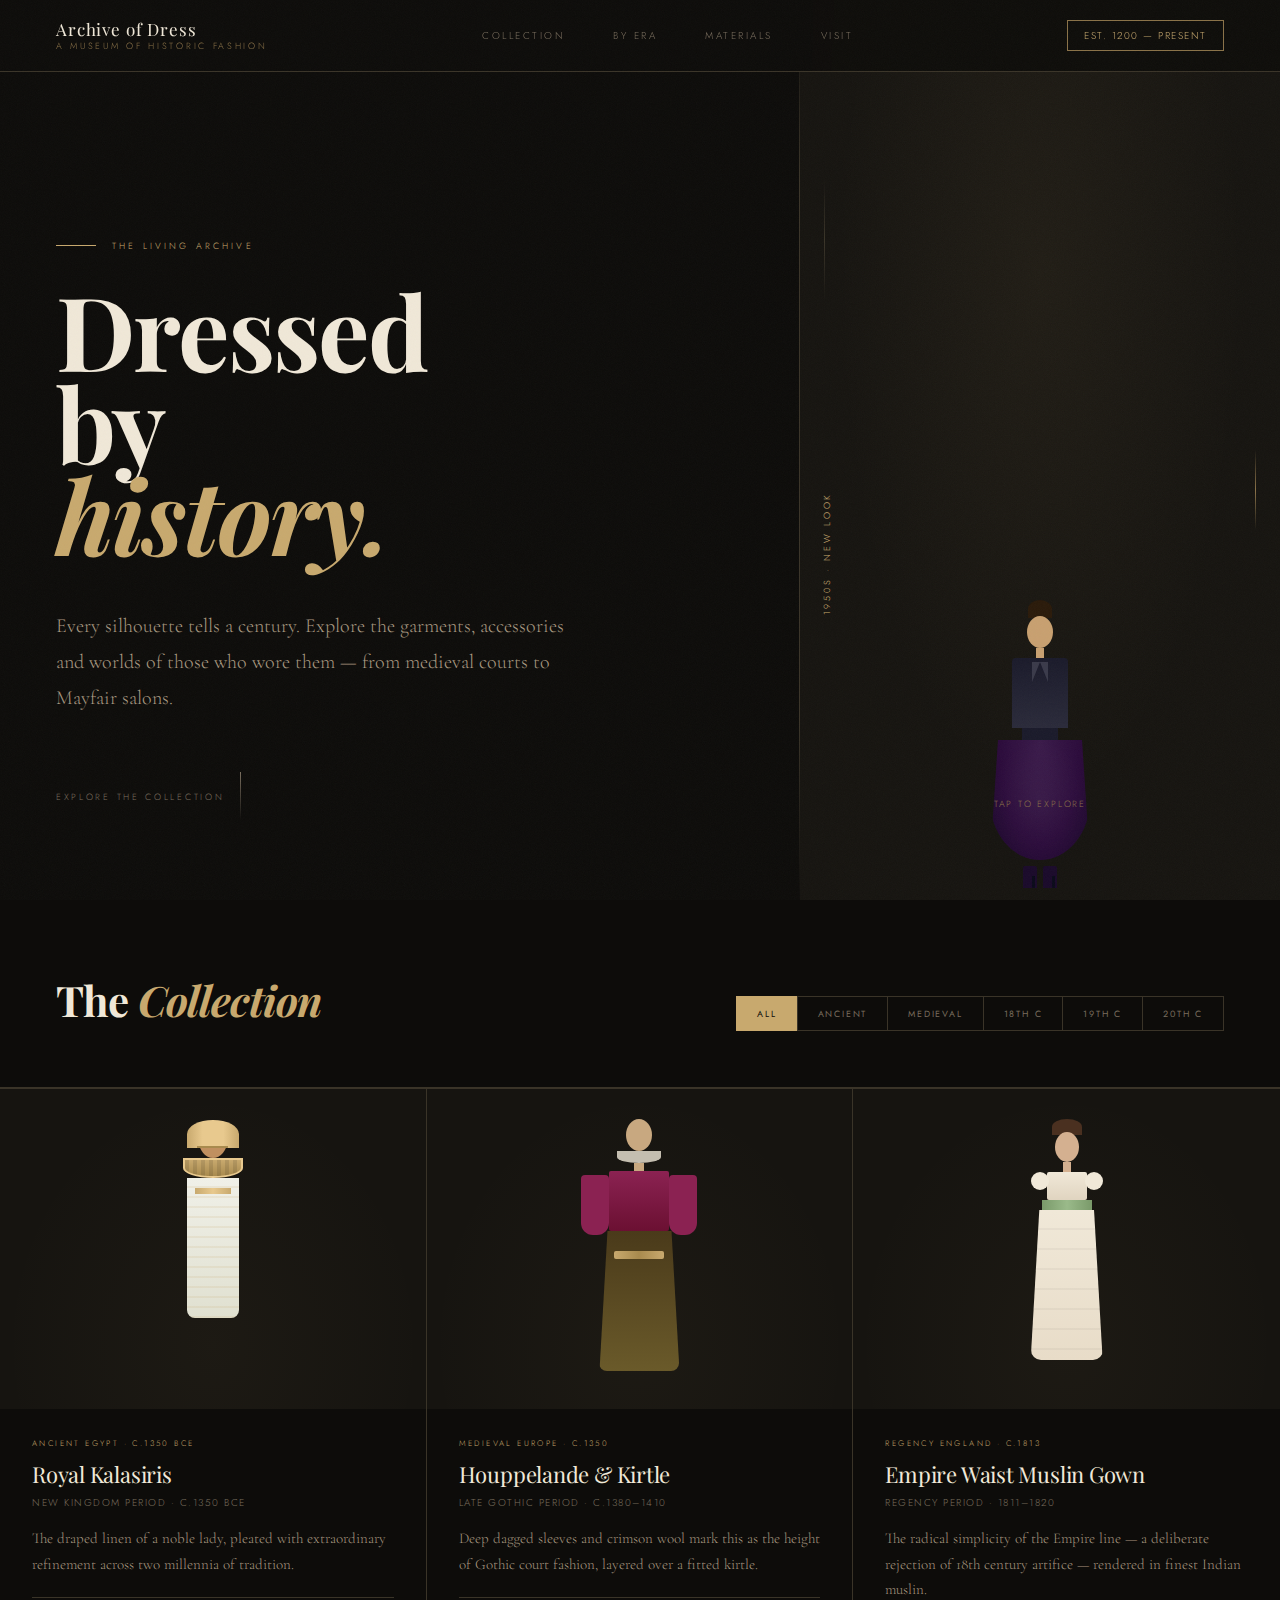
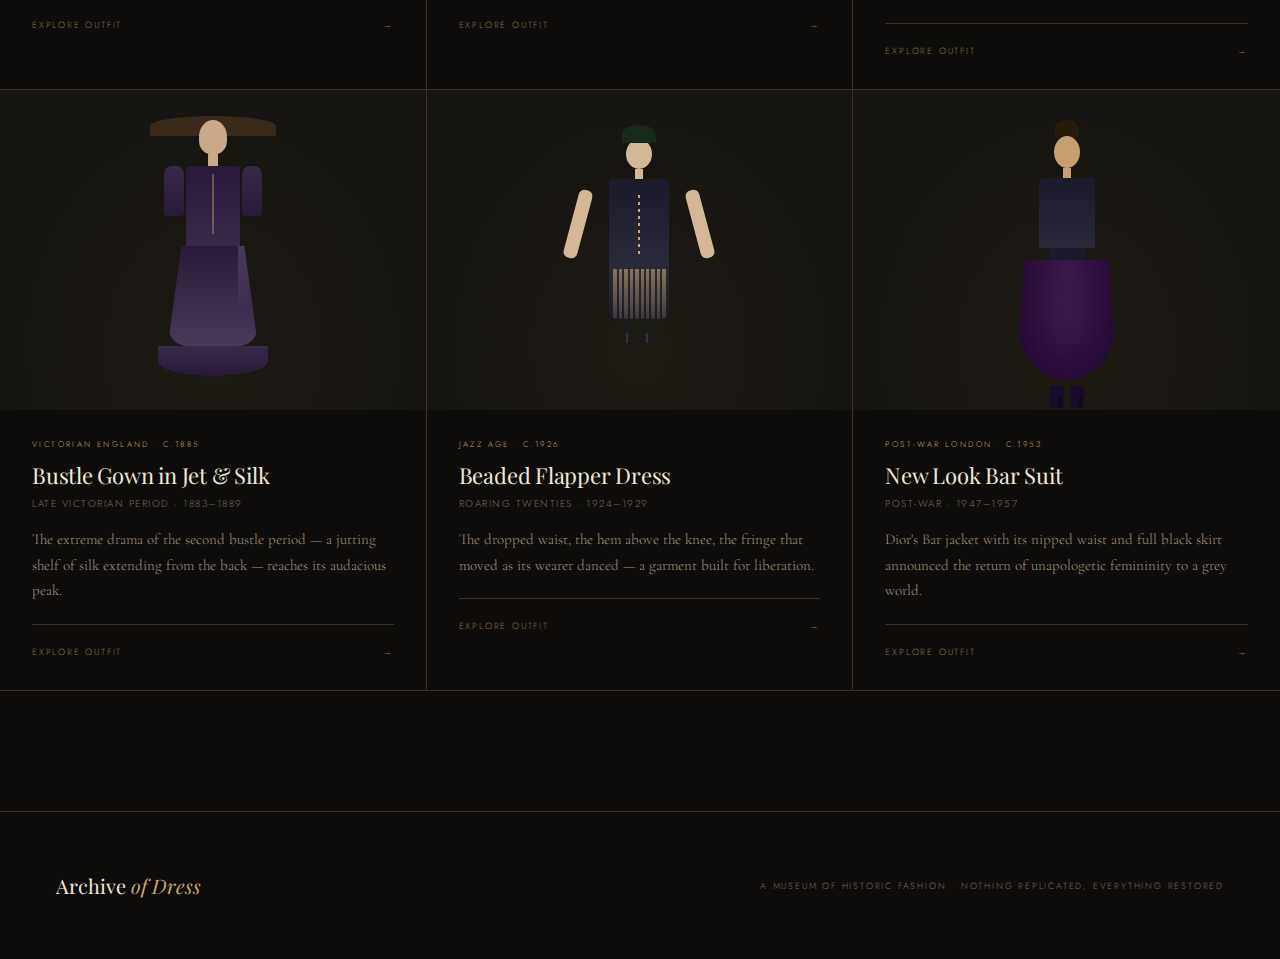
<file: archive-of-dress.html>
<!DOCTYPE html>
<html lang="en">
<head>
<meta charset="UTF-8">
<meta name="viewport" content="width=device-width, initial-scale=1.0">
<title>Archive of Dress</title>
<link href="https://fonts.googleapis.com/css2?family=Playfair+Display:ital,wght@0,400;0,700;1,400;1,700&family=Cormorant+Garamond:ital,wght@0,300;0,400;0,500;1,300;1,400&family=Jost:wght@200;300;400&display=swap" rel="stylesheet">
<style>
  :root {
    --ink: #0D0C0A;
    --deep: #161410;
    --surface: #1E1B17;
    --panel: #252118;
    --border: #3A3428;
    --gold: #C8A96E;
    --gold-dim: #8A7248;
    --cream: #F0E8D8;
    --cream-dim: #A89880;
    --text: #E8DEC8;
    --text-soft: #7A6E5E;
  }

  *, *::before, *::after { margin:0; padding:0; box-sizing:border-box; }

  html { scroll-behavior: smooth; }

  body {
    background: var(--ink);
    color: var(--text);
    font-family: 'Jost', sans-serif;
    font-weight: 300;
    cursor: default;
    overflow-x: hidden;
  }

  /* GRAIN OVERLAY */
  body::before {
    content: '';
    position: fixed;
    inset: 0;
    pointer-events: none;
    z-index: 999;
    opacity: 0.035;
    background-image: url("data:image/svg+xml,%3Csvg viewBox='0 0 256 256' xmlns='http://www.w3.org/2000/svg'%3E%3Cfilter id='noise'%3E%3CfeTurbulence type='fractalNoise' baseFrequency='0.9' numOctaves='4' stitchTiles='stitch'/%3E%3C/filter%3E%3Crect width='100%25' height='100%25' filter='url(%23noise)'/%3E%3C/svg%3E");
    background-size: 200px 200px;
  }

  /* NAV */
  nav {
    position: fixed;
    top: 0; left: 0; right: 0;
    z-index: 100;
    display: flex;
    align-items: center;
    justify-content: space-between;
    padding: 0 56px;
    height: 72px;
    border-bottom: 1px solid var(--border);
    background: rgba(13,12,10,0.9);
    backdrop-filter: blur(24px);
  }

  .nav-wordmark {
    display: flex;
    flex-direction: column;
    line-height: 1;
  }

  .nav-title {
    font-family: 'Playfair Display', serif;
    font-size: 17px;
    letter-spacing: 0.05em;
    color: var(--cream);
  }

  .nav-subtitle {
    font-size: 9px;
    letter-spacing: 0.3em;
    text-transform: uppercase;
    color: var(--gold-dim);
    margin-top: 3px;
  }

  .nav-links {
    display: flex;
    gap: 48px;
    list-style: none;
    font-size: 10px;
    letter-spacing: 0.25em;
    text-transform: uppercase;
    color: var(--text-soft);
  }
  .nav-links li { cursor: pointer; transition: color 0.2s; }
  .nav-links li:hover { color: var(--gold); }

  .nav-era-badge {
    font-size: 10px;
    letter-spacing: 0.15em;
    text-transform: uppercase;
    color: var(--gold);
    border: 1px solid var(--gold-dim);
    padding: 7px 16px;
  }

  /* HERO */
  .hero {
    min-height: 100vh;
    display: grid;
    grid-template-columns: 1fr 480px;
    position: relative;
    overflow: hidden;
  }

  .hero-left {
    display: flex;
    flex-direction: column;
    justify-content: flex-end;
    padding: 120px 56px 80px;
    position: relative;
  }

  .hero-left::after {
    content: '';
    position: absolute;
    right: 0; top: 0; bottom: 0;
    width: 1px;
    background: linear-gradient(to bottom, transparent, var(--border) 20%, var(--border) 80%, transparent);
  }

  .hero-overline {
    font-size: 9px;
    letter-spacing: 0.35em;
    text-transform: uppercase;
    color: var(--gold);
    margin-bottom: 32px;
    display: flex;
    align-items: center;
    gap: 16px;
  }

  .hero-overline::before {
    content: '';
    display: block;
    width: 40px;
    height: 1px;
    background: var(--gold);
  }

  .hero-title {
    font-family: 'Playfair Display', serif;
    font-size: clamp(60px, 8vw, 110px);
    line-height: 0.9;
    letter-spacing: -0.02em;
    color: var(--cream);
    margin-bottom: 48px;
  }

  .hero-title em {
    font-style: italic;
    color: var(--gold);
    display: block;
  }

  .hero-desc {
    font-family: 'Cormorant Garamond', serif;
    font-size: 20px;
    line-height: 1.8;
    color: var(--cream-dim);
    font-weight: 300;
    max-width: 520px;
    margin-bottom: 56px;
  }

  .hero-scroll-hint {
    font-size: 9px;
    letter-spacing: 0.3em;
    text-transform: uppercase;
    color: var(--text-soft);
    display: flex;
    align-items: center;
    gap: 16px;
  }

  .hero-scroll-hint::after {
    content: '';
    display: block;
    width: 1px;
    height: 48px;
    background: linear-gradient(to bottom, var(--text-soft), transparent);
  }

  /* HERO RIGHT - Model showcase */
  .hero-right {
    background: var(--deep);
    position: relative;
    display: flex;
    align-items: flex-end;
    justify-content: center;
    overflow: hidden;
    padding-bottom: 0;
  }

  .hero-right::before {
    content: '';
    position: absolute;
    inset: 0;
    background: radial-gradient(ellipse at 50% 30%, rgba(200,169,110,0.06) 0%, transparent 60%);
    pointer-events: none;
  }

  /* Featured model - CSS illustrated */
  .model-stage {
    position: relative;
    width: 100%;
    height: 100%;
    display: flex;
    align-items: flex-end;
    justify-content: center;
  }

  .model-figure {
    position: relative;
    width: 200px;
    height: 480px;
    margin-bottom: 0;
    cursor: pointer;
    transition: filter 0.4s;
  }

  .model-figure:hover { filter: brightness(1.1); }

  /* Elegant silhouette illustration */
  .model-silhouette {
    position: absolute;
    inset: 0;
  }

  /* Period label on model */
  .model-period-label {
    position: absolute;
    top: 72px;
    left: -120px;
    font-size: 9px;
    letter-spacing: 0.3em;
    text-transform: uppercase;
    color: var(--gold);
    writing-mode: vertical-rl;
    transform: rotate(180deg);
  }

  .model-tap-hint {
    position: absolute;
    bottom: 90px;
    left: 50%;
    transform: translateX(-50%);
    font-size: 9px;
    letter-spacing: 0.2em;
    text-transform: uppercase;
    color: var(--gold-dim);
    white-space: nowrap;
    animation: pulse 2.5s ease-in-out infinite;
  }

  @keyframes pulse {
    0%, 100% { opacity: 0.4; }
    50% { opacity: 1; }
  }

  /* Floating accent lines */
  .hero-line-1 {
    position: absolute;
    top: 20%;
    left: 24px;
    width: 1px;
    height: 120px;
    background: linear-gradient(to bottom, transparent, var(--border), transparent);
  }

  .hero-line-2 {
    position: absolute;
    top: 50%;
    right: 24px;
    width: 1px;
    height: 80px;
    background: linear-gradient(to bottom, transparent, var(--gold-dim), transparent);
  }

  /* GALLERY SECTION */
  .gallery-section {
    padding: 0 0 120px;
  }

  .gallery-header {
    display: flex;
    align-items: baseline;
    justify-content: space-between;
    padding: 72px 56px 56px;
    border-bottom: 1px solid var(--border);
    margin-bottom: 0;
  }

  .gallery-title {
    font-family: 'Playfair Display', serif;
    font-size: 42px;
    letter-spacing: -0.02em;
    color: var(--cream);
  }

  .gallery-title span {
    font-style: italic;
    color: var(--gold);
  }

  .era-filter {
    display: flex;
    gap: 0;
  }

  .era-btn {
    font-size: 9px;
    letter-spacing: 0.2em;
    text-transform: uppercase;
    color: var(--text-soft);
    padding: 10px 20px;
    border: 1px solid var(--border);
    border-right: none;
    cursor: pointer;
    transition: all 0.2s;
    background: none;
    font-family: 'Jost', sans-serif;
  }

  .era-btn:last-child { border-right: 1px solid var(--border); }
  .era-btn:hover { color: var(--gold); border-color: var(--gold-dim); }
  .era-btn.active { background: var(--gold); color: var(--ink); border-color: var(--gold); }

  /* COLLECTION GRID */
  .collection-grid {
    display: grid;
    grid-template-columns: repeat(3, 1fr);
    border-top: 1px solid var(--border);
  }

  .outfit-card {
    border-right: 1px solid var(--border);
    border-bottom: 1px solid var(--border);
    cursor: pointer;
    transition: background 0.3s;
    position: relative;
    overflow: hidden;
  }

  .outfit-card:nth-child(3n) { border-right: none; }
  .outfit-card:hover { background: var(--surface); }

  .outfit-card::after {
    content: '';
    position: absolute;
    bottom: 0; left: 0; right: 0;
    height: 1px;
    background: linear-gradient(to right, transparent, var(--gold), transparent);
    transform: scaleX(0);
    transition: transform 0.4s ease;
  }

  .outfit-card:hover::after { transform: scaleX(1); }

  .outfit-visual {
    height: 320px;
    background: var(--deep);
    display: flex;
    align-items: center;
    justify-content: center;
    position: relative;
    overflow: hidden;
  }

  .outfit-visual::before {
    content: '';
    position: absolute;
    inset: 0;
    background: radial-gradient(ellipse at 50% 80%, rgba(200,169,110,0.04) 0%, transparent 70%);
  }

  .outfit-info {
    padding: 28px 32px 32px;
  }

  .outfit-era-tag {
    font-size: 8px;
    letter-spacing: 0.3em;
    text-transform: uppercase;
    color: var(--gold);
    margin-bottom: 12px;
  }

  .outfit-name {
    font-family: 'Playfair Display', serif;
    font-size: 22px;
    letter-spacing: -0.01em;
    color: var(--cream);
    margin-bottom: 8px;
    line-height: 1.2;
  }

  .outfit-date {
    font-size: 10px;
    letter-spacing: 0.15em;
    text-transform: uppercase;
    color: var(--text-soft);
    margin-bottom: 16px;
  }

  .outfit-excerpt {
    font-family: 'Cormorant Garamond', serif;
    font-size: 15px;
    line-height: 1.7;
    color: var(--cream-dim);
    font-weight: 300;
  }

  .outfit-cta {
    display: flex;
    align-items: center;
    justify-content: space-between;
    margin-top: 20px;
    padding-top: 20px;
    border-top: 1px solid var(--border);
    font-size: 9px;
    letter-spacing: 0.2em;
    text-transform: uppercase;
    color: var(--gold-dim);
  }

  /* CSS FIGURE ILLUSTRATIONS */

  /* Victorian Bustle Gown */
  .fig-victorian {
    position: relative;
    width: 130px;
    height: 260px;
  }
  .fig-victorian .head {
    width: 28px; height: 34px;
    background: #C8AA8A;
    border-radius: 50% 50% 40% 40%;
    margin: 0 auto;
    position: relative;
    z-index: 2;
  }
  .fig-victorian .hair {
    position: absolute;
    top: -4px; left: 2px; right: 2px;
    height: 20px;
    background: #3A2A1A;
    border-radius: 50% 50% 0 0;
  }
  .fig-victorian .neck {
    width: 10px; height: 12px;
    background: #C8AA8A;
    margin: 0 auto;
  }
  .fig-victorian .bodice {
    width: 54px;
    height: 80px;
    background: linear-gradient(180deg, #2A1A3A 0%, #3A2A4A 100%);
    margin: 0 auto;
    border-radius: 4px 4px 0 0;
    position: relative;
  }
  .fig-victorian .bodice::before {
    content: '';
    position: absolute;
    top: 8px; left: 50%; transform: translateX(-50%);
    width: 2px; height: 60px;
    background: rgba(200,169,110,0.4);
  }
  .fig-victorian .sleeves {
    position: absolute;
    top: 0; left: -22px; right: -22px;
    height: 50px;
    display: flex;
    justify-content: space-between;
  }
  .fig-victorian .sleeve {
    width: 20px; height: 50px;
    background: linear-gradient(180deg, #3A2A4A, #2A1A3A);
    border-radius: 8px 8px 4px 4px;
  }
  .fig-victorian .skirt {
    width: 90px;
    height: 100px;
    background: linear-gradient(180deg, #2A1A3A 0%, #3A2A4A 50%, #4A3A5A 100%);
    margin: 0 auto;
    border-radius: 0 0 20px 20px;
    clip-path: polygon(15% 0, 85% 0, 100% 100%, 0 100%);
    position: relative;
  }
  .fig-victorian .bustle {
    position: absolute;
    right: -20px;
    top: 0;
    width: 40px;
    height: 60px;
    background: linear-gradient(135deg, #4A3A5A, #3A2A4A);
    border-radius: 0 40px 40px 0;
  }
  .fig-victorian .train {
    width: 110px;
    height: 30px;
    background: linear-gradient(180deg, #3A2A4A, #2A1A3A);
    margin: 0 auto;
    border-radius: 0 0 50% 50%;
    margin-left: 10px;
  }

  /* 1920s Flapper */
  .fig-flapper {
    position: relative;
    width: 100px;
    height: 250px;
  }
  .fig-flapper .head {
    width: 26px; height: 30px;
    background: #D4B896;
    border-radius: 50%;
    margin: 0 auto;
  }
  .fig-flapper .cloche {
    width: 34px; height: 18px;
    background: #1A2A1A;
    border-radius: 50% 50% 0 0;
    margin: 0 auto;
    margin-bottom: -4px;
    position: relative;
    z-index: 2;
  }
  .fig-flapper .neck { width: 8px; height: 10px; background: #D4B896; margin: 0 auto; }
  .fig-flapper .dress {
    width: 60px;
    height: 140px;
    background: linear-gradient(180deg, #1A1A2A 0%, #2A2A3A 60%, #1A1A2A 100%);
    margin: 0 auto;
    border-radius: 2px 2px 8px 8px;
    position: relative;
    overflow: hidden;
  }
  .fig-flapper .fringe {
    position: absolute;
    bottom: 0; left: 0; right: 0;
    height: 50px;
    display: flex;
    gap: 2px;
    padding: 0 4px;
  }
  .fig-flapper .fringe-strand {
    flex: 1;
    background: linear-gradient(to bottom, rgba(200,169,110,0.6), rgba(200,169,110,0.2));
    border-radius: 0 0 4px 4px;
  }
  .fig-flapper .beads {
    position: absolute;
    top: 16px; left: 50%; transform: translateX(-50%);
    width: 2px;
    height: 60px;
    background: repeating-linear-gradient(to bottom, var(--gold) 0px, var(--gold) 3px, transparent 3px, transparent 7px);
  }
  .fig-flapper .arms {
    position: absolute;
    top: 10px; left: -18px; right: -18px;
    display: flex;
    justify-content: space-between;
    height: 40px;
  }
  .fig-flapper .arm {
    width: 14px; height: 70px;
    background: #D4B896;
    border-radius: 6px;
    transform: rotate(15deg);
  }
  .fig-flapper .arm.right { transform: rotate(-15deg); }
  .fig-flapper .shoes {
    display: flex;
    gap: 8px;
    justify-content: center;
    margin-top: 4px;
  }
  .fig-flapper .shoe {
    width: 12px; height: 20px;
    background: #1A1A1A;
    border-radius: 0 0 4px 0;
    position: relative;
  }
  .fig-flapper .shoe::after {
    content: '';
    position: absolute;
    bottom: 0; left: 3px;
    width: 2px; height: 10px;
    background: #333;
  }

  /* Medieval Kirtle */
  .fig-medieval {
    position: relative;
    width: 110px;
    height: 260px;
  }
  .fig-medieval .head {
    width: 26px; height: 32px;
    background: #C8A880;
    border-radius: 50%;
    margin: 0 auto;
    position: relative;
  }
  .fig-medieval .veil {
    position: absolute;
    top: -6px; left: -10px; right: -10px;
    height: 40px;
    background: #F0E8D8;
    border-radius: 50% 50% 0 0;
    opacity: 0.9;
    z-index: -1;
  }
  .fig-medieval .wimple {
    width: 44px; height: 12px;
    background: rgba(240,232,216,0.8);
    margin: 0 auto;
    border-radius: 0 0 50% 50%;
  }
  .fig-medieval .neck { width: 10px; height: 8px; background: #C8A880; margin: 0 auto; }
  .fig-medieval .kirtle {
    width: 60px;
    height: 60px;
    background: linear-gradient(180deg, #8B2252 0%, #6B1032 100%);
    margin: 0 auto;
    border-radius: 2px;
    position: relative;
  }
  .fig-medieval .sleeves-wide {
    position: absolute;
    top: 4px; left: -28px; right: -28px;
    display: flex;
    justify-content: space-between;
  }
  .fig-medieval .sleeve-wide {
    width: 28px; height: 60px;
    background: #8B2252;
    border-radius: 4px 4px 12px 12px;
  }
  .fig-medieval .overdress {
    width: 80px;
    height: 140px;
    background: linear-gradient(180deg, #4A3A1A 0%, #6A5A2A 100%);
    margin: 0 auto;
    clip-path: polygon(10% 0, 90% 0, 100% 100%, 0 100%);
    border-radius: 0 0 8px 8px;
    position: relative;
  }
  .fig-medieval .belt {
    position: absolute;
    top: 20px; left: 50%; transform: translateX(-50%);
    width: 50px; height: 8px;
    background: linear-gradient(90deg, #C8A96E, #A88A4E, #C8A96E);
    border-radius: 2px;
  }

  /* Regency Empire Waist */
  .fig-regency {
    position: relative;
    width: 100px;
    height: 260px;
  }
  .fig-regency .head {
    width: 24px; height: 30px;
    background: #D4B090;
    border-radius: 50%;
    margin: 0 auto;
  }
  .fig-regency .upsweep {
    width: 30px; height: 16px;
    background: #4A3020;
    border-radius: 50% 50% 0 0;
    margin: 0 auto;
    margin-bottom: -3px;
  }
  .fig-regency .neck { width: 8px; height: 10px; background: #D4B090; margin: 0 auto; }
  .fig-regency .bodice {
    width: 40px; height: 28px;
    background: linear-gradient(180deg, #F0E8D8 0%, #E0D4C0 100%);
    margin: 0 auto;
    border-radius: 2px;
    position: relative;
  }
  .fig-regency .empire-sash {
    width: 50px; height: 10px;
    background: linear-gradient(90deg, #7A9A6A, #9ABA8A, #7A9A6A);
    margin: 0 auto;
  }
  .fig-regency .regency-skirt {
    width: 72px;
    height: 150px;
    background: linear-gradient(180deg, #F0E8D8 0%, #E8DCC8 100%);
    margin: 0 auto;
    clip-path: polygon(12% 0, 88% 0, 100% 100%, 0 100%);
    border-radius: 0 0 10px 10px;
    position: relative;
  }
  .fig-regency .regency-skirt::before {
    content: '';
    position: absolute;
    inset: 0;
    background: repeating-linear-gradient(to bottom, transparent 0px, transparent 18px, rgba(0,0,0,0.04) 18px, rgba(0,0,0,0.04) 20px);
  }
  .fig-regency .puff-sleeve-left, .fig-regency .puff-sleeve-right {
    position: absolute;
    top: 0;
    width: 18px; height: 18px;
    background: #F0E8D8;
    border-radius: 50%;
  }
  .fig-regency .puff-sleeve-left { left: -16px; }
  .fig-regency .puff-sleeve-right { right: -16px; }

  /* 1950s New Look */
  .fig-newlook {
    position: relative;
    width: 120px;
    height: 260px;
  }
  .fig-newlook .head {
    width: 26px; height: 32px;
    background: #C8A070;
    border-radius: 50%;
    margin: 0 auto;
  }
  .fig-newlook .chignon {
    width: 24px; height: 18px;
    background: #2A1A0A;
    border-radius: 50% 50% 0 0;
    margin: 0 auto;
    margin-bottom: -2px;
  }
  .fig-newlook .neck { width: 8px; height: 10px; background: #C8A070; margin: 0 auto; }
  .fig-newlook .jacket {
    width: 56px; height: 70px;
    background: linear-gradient(180deg, #1A1A2A 0%, #2A2A3A 100%);
    margin: 0 auto;
    border-radius: 4px 4px 0 0;
    position: relative;
  }
  .fig-newlook .lapels {
    position: absolute;
    top: 0; left: 50%; transform: translateX(-50%);
    width: 0; height: 0;
    border-left: 14px solid #3A3A4A;
    border-right: 14px solid #3A3A4A;
    border-bottom: 28px solid transparent;
  }
  .fig-newlook .nip-waist {
    width: 36px; height: 12px;
    background: #1A1A2A;
    margin: 0 auto;
  }
  .fig-newlook .full-skirt {
    width: 100px;
    height: 120px;
    background: radial-gradient(ellipse at 50% 0%, #3A1A4A 0%, #2A0A3A 60%, #1A0A2A 100%);
    margin: 0 auto;
    border-radius: 0 0 50% 50%;
    clip-path: polygon(8% 0, 92% 0, 100% 100%, 0 100%);
    position: relative;
  }
  .fig-newlook .full-skirt::before {
    content: '';
    position: absolute;
    inset: 0;
    background: radial-gradient(ellipse at 50% 50%, rgba(255,255,255,0.04), transparent 70%);
  }
  .fig-newlook .heels {
    display: flex;
    gap: 6px;
    justify-content: center;
    margin-top: 6px;
  }
  .fig-newlook .heel {
    width: 14px; height: 22px;
    background: #1A0A2A;
    border-radius: 2px 2px 0 0;
    position: relative;
  }
  .fig-newlook .heel::after {
    content: '';
    position: absolute;
    bottom: 0; right: 2px;
    width: 3px; height: 12px;
    background: #0A0A1A;
    border-radius: 0 0 1px 1px;
  }

  /* Ancient Egyptian */
  .fig-egyptian {
    position: relative;
    width: 100px;
    height: 250px;
  }
  .fig-egyptian .head {
    width: 28px; height: 34px;
    background: #C09060;
    border-radius: 50%;
    margin: 0 auto;
    position: relative;
  }
  .fig-egyptian .nemes {
    position: absolute;
    top: -4px; left: -12px; right: -12px;
    height: 28px;
    background: linear-gradient(90deg, #C8A96E 0%, #E8C98E 30%, #E8C98E 70%, #C8A96E 100%);
    border-radius: 50% 50% 0 0;
  }
  .fig-egyptian .nemes::after {
    content: '';
    position: absolute;
    bottom: 0; left: 20%; right: 20%;
    height: 2px;
    background: #A88A4E;
  }
  .fig-egyptian .collar {
    width: 60px; height: 20px;
    background: linear-gradient(180deg, #C8A96E 0%, #A88A4E 100%);
    margin: 0 auto;
    border-radius: 0 0 50% 50%;
    border: 2px solid #E8C98E;
    position: relative;
    overflow: hidden;
  }
  .fig-egyptian .collar::before {
    content: '';
    position: absolute;
    inset: 0;
    background: repeating-linear-gradient(90deg, rgba(0,0,0,0.1) 0px, rgba(0,0,0,0.1) 4px, transparent 4px, transparent 8px);
  }
  .fig-egyptian .kalasiris {
    width: 52px;
    height: 140px;
    background: linear-gradient(180deg, #F0F0E8 0%, #E0E0D0 100%);
    margin: 0 auto;
    border-radius: 0 0 8px 8px;
    position: relative;
    overflow: hidden;
  }
  .fig-egyptian .kalasiris::before {
    content: '';
    position: absolute;
    inset: 0;
    background: repeating-linear-gradient(to bottom, transparent 0px, transparent 8px, rgba(200,169,110,0.15) 8px, rgba(200,169,110,0.15) 10px);
  }
  .fig-egyptian .sash-eg {
    position: absolute;
    top: 10px; left: 50%; transform: translateX(-50%);
    width: 36px; height: 6px;
    background: linear-gradient(90deg, #C8A96E, #E8C98E, #C8A96E);
  }

  /* PANEL / DRAWER SYSTEM */
  .panel-overlay {
    position: fixed;
    inset: 0;
    z-index: 300;
    pointer-events: none;
    display: flex;
    align-items: stretch;
  }

  .panel-scrim {
    flex: 1;
    background: rgba(0,0,0,0);
    transition: background 0.4s ease;
    pointer-events: none;
  }

  .panel-scrim.visible {
    background: rgba(0,0,0,0.75);
    pointer-events: all;
    backdrop-filter: blur(4px);
  }

  .panel-drawer {
    width: 480px;
    flex-shrink: 0;
    background: var(--deep);
    border-left: 1px solid var(--border);
    transform: translateX(100%);
    transition: transform 0.5s cubic-bezier(0.16, 1, 0.3, 1);
    pointer-events: all;
    display: flex;
    flex-direction: column;
    overflow: hidden;
  }

  .panel-drawer.open {
    transform: translateX(0);
  }

  .panel-header {
    padding: 32px 36px 28px;
    border-bottom: 1px solid var(--border);
    display: flex;
    align-items: flex-start;
    justify-content: space-between;
    flex-shrink: 0;
  }

  .panel-era-tag {
    font-size: 8px;
    letter-spacing: 0.3em;
    text-transform: uppercase;
    color: var(--gold);
    margin-bottom: 8px;
  }

  .panel-title {
    font-family: 'Playfair Display', serif;
    font-size: 28px;
    letter-spacing: -0.01em;
    color: var(--cream);
    line-height: 1.1;
  }

  .panel-date {
    font-size: 10px;
    letter-spacing: 0.15em;
    text-transform: uppercase;
    color: var(--text-soft);
    margin-top: 8px;
  }

  .panel-close {
    background: none;
    border: 1px solid var(--border);
    color: var(--text-soft);
    width: 36px; height: 36px;
    display: flex;
    align-items: center;
    justify-content: center;
    cursor: pointer;
    font-size: 14px;
    flex-shrink: 0;
    margin-left: 16px;
    margin-top: 4px;
    transition: all 0.2s;
  }
  .panel-close:hover { border-color: var(--gold); color: var(--gold); }

  .panel-body {
    flex: 1;
    overflow-y: auto;
    scrollbar-width: thin;
    scrollbar-color: var(--border) transparent;
  }

  .panel-tabs {
    display: flex;
    border-bottom: 1px solid var(--border);
    flex-shrink: 0;
  }

  .panel-tab {
    flex: 1;
    padding: 16px;
    font-size: 9px;
    letter-spacing: 0.2em;
    text-transform: uppercase;
    text-align: center;
    cursor: pointer;
    color: var(--text-soft);
    transition: all 0.2s;
    border-bottom: 2px solid transparent;
  }

  .panel-tab.active {
    color: var(--gold);
    border-bottom-color: var(--gold);
  }

  .panel-tab:hover:not(.active) { color: var(--cream-dim); }

  .panel-content {
    padding: 32px 36px;
  }

  .panel-view { display: none; }
  .panel-view.active { display: block; }

  /* ACCESSORIES VIEW */
  .accessories-desc {
    font-family: 'Cormorant Garamond', serif;
    font-size: 17px;
    line-height: 1.8;
    color: var(--cream-dim);
    font-weight: 300;
    margin-bottom: 32px;
    padding-bottom: 32px;
    border-bottom: 1px solid var(--border);
  }

  .accessories-grid {
    display: grid;
    grid-template-columns: 1fr 1fr;
    gap: 2px;
    background: var(--border);
    margin-bottom: 32px;
  }

  .accessory-item {
    background: var(--panel);
    padding: 20px;
    transition: background 0.2s;
  }
  .accessory-item:hover { background: var(--surface); }

  .accessory-icon {
    font-size: 28px;
    margin-bottom: 12px;
    display: block;
    filter: sepia(40%) saturate(60%);
  }

  .accessory-name {
    font-family: 'Playfair Display', serif;
    font-size: 15px;
    color: var(--cream);
    margin-bottom: 6px;
  }

  .accessory-detail {
    font-size: 11px;
    line-height: 1.6;
    color: var(--text-soft);
    font-family: 'Cormorant Garamond', serif;
    font-size: 13px;
  }

  /* PERIOD VIEW */
  .period-intro {
    font-family: 'Cormorant Garamond', serif;
    font-size: 18px;
    line-height: 1.8;
    color: var(--cream-dim);
    font-weight: 300;
    margin-bottom: 32px;
  }

  .period-photos {
    display: grid;
    grid-template-columns: 1fr 1fr;
    gap: 2px;
    background: var(--border);
    margin-bottom: 28px;
  }

  .period-photo {
    aspect-ratio: 3/4;
    display: flex;
    align-items: flex-end;
    padding: 12px;
    position: relative;
    overflow: hidden;
    cursor: pointer;
    transition: filter 0.3s;
  }

  .period-photo:hover { filter: brightness(1.1); }

  .period-photo-label {
    font-size: 9px;
    letter-spacing: 0.15em;
    text-transform: uppercase;
    color: rgba(240,232,216,0.7);
    position: relative;
    z-index: 2;
    text-shadow: 0 1px 4px rgba(0,0,0,0.8);
  }

  .period-facts {
    display: flex;
    flex-direction: column;
    gap: 1px;
    background: var(--border);
  }

  .period-fact {
    background: var(--panel);
    padding: 18px 20px;
    display: flex;
    gap: 16px;
    align-items: flex-start;
  }

  .period-fact-year {
    font-family: 'Playfair Display', serif;
    font-size: 13px;
    color: var(--gold);
    flex-shrink: 0;
    width: 48px;
    padding-top: 2px;
  }

  .period-fact-text {
    font-family: 'Cormorant Garamond', serif;
    font-size: 15px;
    line-height: 1.6;
    color: var(--cream-dim);
  }

  /* OUTFIT VIEW (description) */
  .outfit-full-desc {
    font-family: 'Cormorant Garamond', serif;
    font-size: 18px;
    line-height: 1.85;
    color: var(--cream-dim);
    font-weight: 300;
    margin-bottom: 32px;
  }

  .detail-row {
    display: flex;
    align-items: baseline;
    justify-content: space-between;
    padding: 14px 0;
    border-bottom: 1px solid var(--border);
  }

  .detail-label {
    font-size: 9px;
    letter-spacing: 0.2em;
    text-transform: uppercase;
    color: var(--text-soft);
  }

  .detail-value {
    font-family: 'Cormorant Garamond', serif;
    font-size: 16px;
    color: var(--cream);
    text-align: right;
    max-width: 220px;
  }

  /* FOOTER */
  footer {
    border-top: 1px solid var(--border);
    padding: 60px 56px;
    display: flex;
    align-items: center;
    justify-content: space-between;
  }

  .footer-mark {
    font-family: 'Playfair Display', serif;
    font-size: 20px;
    color: var(--cream);
  }

  .footer-mark span { font-style: italic; color: var(--gold); }

  .footer-note {
    font-size: 9px;
    letter-spacing: 0.2em;
    text-transform: uppercase;
    color: var(--text-soft);
  }

  /* ANIMATIONS */
  @keyframes fadeIn {
    from { opacity: 0; transform: translateY(20px); }
    to { opacity: 1; transform: translateY(0); }
  }

  .outfit-card {
    animation: fadeIn 0.7s ease both;
  }
  .outfit-card:nth-child(1) { animation-delay: 0.05s; }
  .outfit-card:nth-child(2) { animation-delay: 0.15s; }
  .outfit-card:nth-child(3) { animation-delay: 0.25s; }
  .outfit-card:nth-child(4) { animation-delay: 0.35s; }
  .outfit-card:nth-child(5) { animation-delay: 0.45s; }
  .outfit-card:nth-child(6) { animation-delay: 0.55s; }

  @keyframes heroReveal {
    from { opacity: 0; transform: translateY(40px); }
    to { opacity: 1; transform: translateY(0); }
  }

  .hero-left > * {
    animation: heroReveal 1s ease both;
  }
  .hero-left > *:nth-child(1) { animation-delay: 0.2s; }
  .hero-left > *:nth-child(2) { animation-delay: 0.4s; }
  .hero-left > *:nth-child(3) { animation-delay: 0.6s; }
  .hero-left > *:nth-child(4) { animation-delay: 0.8s; }

  @keyframes modelRise {
    from { opacity: 0; transform: translateY(60px); }
    to { opacity: 1; transform: translateY(0); }
  }

  .model-figure { animation: modelRise 1.2s ease 0.5s both; }
</style>
</head>
<body>

<nav>
  <div class="nav-wordmark">
    <div class="nav-title">Archive of Dress</div>
    <div class="nav-subtitle">A Museum of Historic Fashion</div>
  </div>
  <ul class="nav-links">
    <li>Collection</li>
    <li>By Era</li>
    <li>Materials</li>
    <li>Visit</li>
  </ul>
  <div class="nav-era-badge">Est. 1200 — Present</div>
</nav>

<!-- HERO -->
<section class="hero">
  <div class="hero-left">
    <div class="hero-overline">The Living Archive</div>
    <h1 class="hero-title">
      Dressed<br>by <em>history.</em>
    </h1>
    <p class="hero-desc">Every silhouette tells a century. Explore the garments, accessories and worlds of those who wore them — from medieval courts to Mayfair salons.</p>
    <div class="hero-scroll-hint">Explore the Collection</div>
  </div>

  <div class="hero-right">
    <div class="hero-line-1"></div>
    <div class="hero-line-2"></div>
    <div class="model-stage">
      <div class="model-figure" onclick="openPanel(4)">
        <div class="model-period-label">1950s · New Look</div>
        <!-- 1950s New Look CSS Figure -->
        <div style="position:absolute;bottom:40px;left:50%;transform:translateX(-50%)">
          <div class="fig-newlook">
            <div class="chignon"></div>
            <div class="head"></div>
            <div class="neck"></div>
            <div style="position:relative">
              <div class="jacket">
                <div style="position:absolute;top:4px;left:50%;transform:translateX(-50%);width:16px;height:0;border-left:8px solid #3A3A4A;border-right:8px solid #3A3A4A;border-bottom:20px solid transparent;"></div>
                <div class="arms">
                  <div class="arm"></div>
                  <div class="arm right"></div>
                </div>
              </div>
            </div>
            <div class="nip-waist"></div>
            <div class="full-skirt"></div>
            <div class="heels"><div class="heel"></div><div class="heel"></div></div>
          </div>
        </div>
        <div class="model-tap-hint">Tap to explore</div>
      </div>
    </div>
  </div>
</section>

<!-- GALLERY -->
<section class="gallery-section">
  <div class="gallery-header">
    <h2 class="gallery-title">The <span>Collection</span></h2>
    <div class="era-filter">
      <button class="era-btn active" onclick="filterEra(this,'all')">All</button>
      <button class="era-btn" onclick="filterEra(this,'ancient')">Ancient</button>
      <button class="era-btn" onclick="filterEra(this,'medieval')">Medieval</button>
      <button class="era-btn" onclick="filterEra(this,'18th')">18th C</button>
      <button class="era-btn" onclick="filterEra(this,'19th')">19th C</button>
      <button class="era-btn" onclick="filterEra(this,'20th')">20th C</button>
    </div>
  </div>

  <div class="collection-grid" id="collection-grid">
    <!-- Rendered by JS -->
  </div>
</section>

<footer>
  <div class="footer-mark">Archive <span>of Dress</span></div>
  <div class="footer-note">A museum of historic fashion · Nothing replicated, everything restored</div>
</footer>

<!-- PANEL OVERLAY -->
<div class="panel-overlay" id="panel-overlay">
  <div class="panel-scrim" id="panel-scrim" onclick="closePanel()"></div>
  <div class="panel-drawer" id="panel-drawer">
    <div class="panel-header">
      <div>
        <div class="panel-era-tag" id="panel-era-tag"></div>
        <div class="panel-title" id="panel-title"></div>
        <div class="panel-date" id="panel-date"></div>
      </div>
      <button class="panel-close" onclick="closePanel()">✕</button>
    </div>
    <div class="panel-tabs">
      <div class="panel-tab active" onclick="switchTab(this,'outfit')">The Outfit</div>
      <div class="panel-tab" onclick="switchTab(this,'accessories')">Accessories</div>
      <div class="panel-tab" onclick="switchTab(this,'period')">The Period</div>
    </div>
    <div class="panel-body">
      <div class="panel-content">
        <div class="panel-view active" id="view-outfit"></div>
        <div class="panel-view" id="view-accessories"></div>
        <div class="panel-view" id="view-period"></div>
      </div>
    </div>
  </div>
</div>

<script>
const outfits = [
  {
    era: 'ancient',
    eraLabel: 'Ancient Egypt · c.1350 BCE',
    name: 'Royal Kalasiris',
    date: 'New Kingdom Period · c.1350 BCE',
    excerpt: 'The draped linen of a noble lady, pleated with extraordinary refinement across two millennia of tradition.',
    figure: 'egyptian',
    materials: 'Fine linen', origin: 'Thebes, Egypt', context: 'Court dress',
    desc: 'The kalasiris — a close-fitting sheath of finely pleated white linen — was the defining garment of Egyptian aristocracy. This reconstruction draws from tomb paintings at Amarna, where noble women are depicted in diaphanous fabric so fine it required weavers of extraordinary skill. The pleating was set using starch from flax and retained through careful storage in cedar chests.',
    accessories: [
      { icon: '📿', name: 'Broad Collar (Wesekh)', detail: 'Multi-strand necklace of faience beads, gold spacers and cornelian drops. Worn to protect the wearer spiritually and signal rank.' },
      { icon: '💛', name: 'Gold Armlets', detail: 'Solid gold cuffs at the upper arm, engraved with cartouche and lotus motifs. Reserved for the royal household.' },
      { icon: '👁️', name: 'Kohl Eye Liner', detail: 'Ground malachite and galena applied with an ivory stick. Both cosmetic and believed to ward off the evil eye.' },
      { icon: '🌿', name: 'Floral Headpiece', detail: 'Fresh lotus blooms woven into a circlet of gilded wire. Worn at banquets and significant ceremonies.' },
    ],
    periodIntro: 'The New Kingdom (c.1550–1070 BCE) was Egypt\'s imperial zenith — an age of conquest, monumental building and extraordinary refinement in the arts, including dress.',
    periodPhotos: [
      { bg: 'linear-gradient(180deg,#2A1A0A,#4A3010)', label: 'Tomb painting, Thebes' },
      { bg: 'linear-gradient(180deg,#1A2A0A,#3A4010)', label: 'Detail, Amarna relief' },
      { bg: 'linear-gradient(180deg,#0A1A2A,#103040)', label: 'Gold collar, Cairo Mus.' },
      { bg: 'linear-gradient(180deg,#2A0A1A,#4A1030)', label: 'Linen fragment, c.1300 BCE' },
    ],
    periodFacts: [
      { year: 'c.1550', text: 'New Kingdom begins. Egypt becomes the wealthiest empire in the ancient world.' },
      { year: 'c.1353', text: 'Akhenaten moves capital to Amarna. Art becomes naturalistic; dress more transparent.' },
      { year: 'c.1323', text: 'Death of Tutankhamun. His tomb preserves examples of royal linen and jewellery intact.' },
    ]
  },
  {
    era: 'medieval',
    eraLabel: 'Medieval Europe · c.1350',
    name: 'Houppelande & Kirtle',
    date: 'Late Gothic Period · c.1380–1410',
    excerpt: 'Deep dagged sleeves and crimson wool mark this as the height of Gothic court fashion, layered over a fitted kirtle.',
    figure: 'medieval',
    materials: 'Crimson wool, silk lining', origin: 'Burgundian Court', context: 'Court dress',
    desc: 'The houppelande was the most fashionable outer garment of late 14th century European courts — voluminous, dramatically sleeved, and often lined with costly fur. This example in deep crimson would have been constructed from woven wool from Florence, traded at the great Flemish cloth fairs. Beneath it, a close-fitted kirtle of contrasting colour creates the layered silhouette visible at the neckline and cuffs.',
    accessories: [
      { icon: '💍', name: 'Jewelled Girdle Belt', detail: 'A long decorative belt of linked goldsmith work worn low on the hips, often set with stones or enamelled plaques. A key status marker.' },
      { icon: '🎭', name: 'Barbette & Fillet', detail: 'A band of white linen wrapped under the chin with a circlet of gold or embroidered linen at the brow. Mature women\'s headdress of the period.' },
      { icon: '🧤', name: 'Embroidered Gloves', detail: 'Gauntlet-style gloves in kidskin, embroidered at the cuff in silk thread with foliage motifs.' },
      { icon: '👜', name: 'Aumônière Purse', detail: 'Small embroidered drawstring pouch hung from the girdle, used to carry coins or fragrant herbs.' },
    ],
    periodIntro: 'The late 14th century was an age of extraordinary extravagance in dress — and equally severe sumptuary laws attempting to restrain it. The Burgundian court set fashions that spread across Europe.',
    periodPhotos: [
      { bg: 'linear-gradient(180deg,#1A0A2A,#2A1A3A)', label: 'Illuminated MS, c.1385' },
      { bg: 'linear-gradient(180deg,#2A1010,#3A2020)', label: 'Burgundian court, 1395' },
      { bg: 'linear-gradient(180deg,#0A1020,#1A2030)', label: 'Très Riches Heures detail' },
      { bg: 'linear-gradient(180deg,#101A0A,#202A1A)', label: 'Embroidered purse, V&A' },
    ],
    periodFacts: [
      { year: '1347', text: 'Black Death sweeps Europe. Surviving artisans demand higher wages; luxury goods proliferate.' },
      { year: '1380', text: 'Charles VI of France crowns. The French court becomes Europe\'s fashion arbiter.' },
      { year: '1409', text: 'Sumptuary laws in England attempt to restrict dagged sleeves and fur trimming to nobility.' },
    ]
  },
  {
    era: '18th',
    eraLabel: 'Regency England · c.1813',
    name: 'Empire Waist Muslin Gown',
    date: 'Regency Period · 1811–1820',
    excerpt: 'The radical simplicity of the Empire line — a deliberate rejection of 18th century artifice — rendered in finest Indian muslin.',
    figure: 'regency',
    materials: 'Indian muslin, silk ribbon', origin: 'London', context: 'Morning dress',
    desc: 'By 1813, the revolution in dress was complete. The rigid, structured silhouettes of the 18th century had dissolved into this — a column of near-transparent white muslin gathered just below the bust, falling straight to the ankle. The look was inspired by classical antiquity and carried revolutionary political undertones. This particular gown, in sprigged white-on-white, would have been worn for morning visits or promenading in the park.',
    accessories: [
      { icon: '☂️', name: 'Parasol', detail: 'Silk-covered parasol with carved ivory handle. Protection from sun was essential — a pale complexion denoted leisure class and indoor refinement.' },
      { icon: '🧤', name: 'Long Kid Gloves', detail: 'White or pale kid leather reaching to above the elbow. Never removed in company; a second skin of propriety.' },
      { icon: '💛', name: 'Coral or Amber Beads', detail: 'Simple bead necklace in natural materials was considered more chaste than the heavy gemstone sets of the previous era.' },
      { icon: '👜', name: 'Reticule', detail: 'The small drawstring bag that replaced hidden pockets when skirts became too narrow to accommodate them. Beaded, embroidered, or made of silk.' },
    ],
    periodIntro: 'The Regency era of Jane Austen coincided with Europe\'s most radical reimagining of the female form in two centuries. Fashion became political — and for the first time, deliberately simple.',
    periodPhotos: [
      { bg: 'linear-gradient(180deg,#1A1A0A,#2A2A1A)', label: 'Lawrence portrait, 1815' },
      { bg: 'linear-gradient(180deg,#0A0A1A,#1A1A2A)', label: 'Ackermann\'s Repository, 1813' },
      { bg: 'linear-gradient(180deg,#1A0A0A,#2A1010)', label: 'Muslin detail, Bath' },
      { bg: 'linear-gradient(180deg,#0A1A1A,#1A2A2A)', label: 'Reticule, c.1810, V&A' },
    ],
    periodFacts: [
      { year: '1811', text: 'Prince of Wales becomes Regent. The Regency period officially begins; society culture intensifies.' },
      { year: '1813', text: 'Jane Austen publishes Pride & Prejudice. The muslin gown is central to its social world.' },
      { year: '1815', text: 'Waterloo ends the Napoleonic Wars. French fashion influence reasserts itself in London.' },
    ]
  },
  {
    era: '19th',
    eraLabel: 'Victorian England · c.1885',
    name: 'Bustle Gown in Jet & Silk',
    date: 'Late Victorian Period · 1883–1889',
    excerpt: 'The extreme drama of the second bustle period — a jutting shelf of silk extending from the back — reaches its audacious peak.',
    figure: 'victorian',
    materials: 'Silk, jet beading, horsehair', origin: 'London / Paris', context: 'Evening dress',
    desc: 'By 1885 the bustle had returned — and returned with renewed ferocity. This second bustle period produced the most architecturally extreme silhouette in fashion history, with the skirt protruding almost horizontally from the lower back. This evening gown, in deep aubergine silk weighted with jet beading, would have been made by a skilled London dressmaker working from a Worth paper pattern. The bodice is boned, the sleeves fitted, and the train some four feet in length.',
    accessories: [
      { icon: '🖤', name: 'Jet Mourning Jewellery', detail: 'True Whitby jet — fossilised wood carved into brooches, eardrops and necklaces. Popularised by Queen Victoria; by 1885 fashionable regardless of mourning status.' },
      { icon: '🧤', name: 'Elbow-Length Evening Gloves', detail: 'White or pearl-grey suede, buttoned at the wrist. Always worn to any formal evening engagement, removed only for dinner.' },
      { icon: '🪭', name: 'Carved Fan', detail: 'Ivory or tortoiseshell sticks with painted silk or lace leaf. An active language of gesture in ballrooms and reception rooms.' },
      { icon: '💎', name: 'Diamond Aigrette', detail: 'A jewelled pin worn in an upswept coiffure. The aigrette signalled wealth unmistakably — real diamonds, real feathers.' },
    ],
    periodIntro: 'The 1880s were a period of extraordinary industrial prosperity and rigid social stratification. Dress was an armour of status, its construction as complex as architecture.',
    periodPhotos: [
      { bg: 'linear-gradient(180deg,#1A0A1A,#2A1A2A)', label: 'Studio portrait, 1887' },
      { bg: 'linear-gradient(180deg,#0A1A0A,#1A2A1A)', label: 'Worth gown detail, Paris' },
      { bg: 'linear-gradient(180deg,#1A1A0A,#2A2A10)', label: 'Jet jewellery, Whitby' },
      { bg: 'linear-gradient(180deg,#0A0A1A,#101020)', label: 'Bustle construction, V&A' },
    ],
    periodFacts: [
      { year: '1883', text: 'The second bustle period begins. Silhouettes become increasingly architectural and extreme.' },
      { year: '1885', text: 'Charles Worth dominates Paris couture. London dressmakers work from his paper patterns.' },
      { year: '1889', text: 'The bustle disappears almost overnight, replaced by a smoother, slightly puffed sleeve.' },
    ]
  },
  {
    era: '20th',
    eraLabel: 'Jazz Age · c.1926',
    name: 'Beaded Flapper Dress',
    date: 'Roaring Twenties · 1924–1929',
    excerpt: 'The dropped waist, the hem above the knee, the fringe that moved as its wearer danced — a garment built for liberation.',
    figure: 'flapper',
    materials: 'Silk chiffon, glass beads', origin: 'New York', context: 'Evening dress',
    desc: 'The flapper dress was a revolution sewn in silk and glass. For the first time in the modern era, women\'s legs were visible. The dropped waist erased the hourglass; the fringe caught every footstep. This dress — black silk chiffon with rows of glass beads and fringing that begins above the knee — would have been worn to a Manhattan supper club in 1926, moving under electric chandeliers to the sound of a jazz orchestra.',
    accessories: [
      { icon: '📿', name: 'Long Rope of Pearls', detail: 'Cultured or imitation pearls worn in a single, very long strand, often wrapped twice and swinging freely — the definitive Jazz Age necklace.' },
      { icon: '🎩', name: 'Cloche Hat', detail: 'Deep, bell-shaped hat pulled low to the brow. Usually felt or wool for day, silk for evening. Demanded the new short hair to be worn correctly.' },
      { icon: '💄', name: 'Cupid\'s Bow Lip', detail: 'Deep red or crimson lipstick in an exaggerated bow shape. Combined with kohl-darkened eyes and powdered face. Cosmetics became publicly acceptable.' },
      { icon: '👜', name: 'Beaded Evening Bag', detail: 'Tiny drawstring or clasp bag in fully beaded silk. Just large enough for a powder compact, cigarettes and lipstick — the modern woman\'s arsenal.' },
    ],
    periodIntro: 'The 1920s reinvented what a woman\'s body could mean in public. After the carnage of the First World War, youth, movement and pleasure became radical acts.',
    periodPhotos: [
      { bg: 'linear-gradient(180deg,#0A0A0A,#1A1A1A)', label: 'Speakeasy, New York 1926' },
      { bg: 'linear-gradient(180deg,#1A1A0A,#2A2A10)', label: 'Josephine Baker, Paris 1925' },
      { bg: 'linear-gradient(180deg,#0A0A1A,#10101A)', label: 'Vogue, October 1927' },
      { bg: 'linear-gradient(180deg,#1A0A0A,#2A1010)', label: 'Beaded detail, Met Museum' },
    ],
    periodFacts: [
      { year: '1920', text: '19th Amendment: American women gain the right to vote. Fashion reflects new freedoms.' },
      { year: '1925', text: 'Hemlines rise to the knee for the first time in Western fashion history.' },
      { year: '1929', text: 'Wall Street Crash. The flapper era ends almost overnight; hemlines fall again.' },
    ]
  },
  {
    era: '20th',
    eraLabel: 'Post-War London · c.1953',
    name: 'New Look Bar Suit',
    date: 'Post-War · 1947–1957',
    excerpt: 'Dior\'s Bar jacket with its nipped waist and full black skirt announced the return of unapologetic femininity to a grey world.',
    figure: 'newlook',
    materials: 'Ivory shantung, black crepe', origin: 'Paris / London', context: 'Day suit',
    desc: 'When Christian Dior unveiled his "New Look" in February 1947, it was an act of deliberate extravagance in an age of rationing. The Bar jacket — ivory shantung, padded at the hips — sat above a billowing black crepe skirt using metres of fabric that wartime production had forbidden. By 1953, this silhouette had filtered from Paris couture into the aspirational wardrobes of women across Britain and America, often made by skilled home dressmakers from Butterick patterns.',
    accessories: [
      { icon: '🎩', name: 'Structured Hat', detail: 'Small sculptural hat tilted at a precise angle — a cartwheel, pillbox, or toque. Worn with a hatpin. No outfit was complete without it.' },
      { icon: '🧤', name: 'Wrist-Length Gloves', detail: 'White or cream cotton for day, silk for occasion. A woman would not enter a formal space without them.' },
      { icon: '💎', name: 'Single Strand Pearls', detail: 'Cultured pearls in a single strand at the throat — the default jewellery of the respectable fifties woman. Paired invariably with pearl clip earrings.' },
      { icon: '👠', name: 'Stiletto Courts', detail: 'The stiletto heel was new — made possible by a steel rod within the heel. Roger Vivier for Dior refined it to an art form.' },
    ],
    periodIntro: 'Post-war Britain emerged into the 1950s hungry for beauty after years of austerity. The New Look arrived as fantasy — extravagant, feminine, and controversial from the first moment.',
    periodPhotos: [
      { bg: 'linear-gradient(180deg,#1A1A2A,#0A0A1A)', label: 'Dior atelier, Paris 1947' },
      { bg: 'linear-gradient(180deg,#0A0A0A,#1A1A1A)', label: 'Vogue UK, Spring 1953' },
      { bg: 'linear-gradient(180deg,#1A0A1A,#2A1A2A)', label: 'Roger Vivier heel detail' },
      { bg: 'linear-gradient(180deg,#0A1A0A,#1A2A1A)', label: 'Coronation year, London' },
    ],
    periodFacts: [
      { year: '1947', text: 'Dior\'s New Look debuts. Critics call it irresponsible; women queue around the block.' },
      { year: '1952', text: 'Queen Elizabeth II accession year. The coronation in 1953 fuels a surge in elegant dress.' },
      { year: '1957', text: 'The sack dress arrives from Balenciaga. The nipped waist begins to lose its dominance.' },
    ]
  }
];

let currentFilter = 'all';

function renderGrid(filter) {
  const grid = document.getElementById('collection-grid');
  const shown = filter === 'all' ? outfits : outfits.filter(o => o.era === filter);
  grid.innerHTML = shown.map((o, i) => {
    const idx = outfits.indexOf(o);
    return `
    <div class="outfit-card" onclick="openPanel(${idx})">
      <div class="outfit-visual">
        ${getFigureHTML(o.figure)}
      </div>
      <div class="outfit-info">
        <div class="outfit-era-tag">${o.eraLabel}</div>
        <div class="outfit-name">${o.name}</div>
        <div class="outfit-date">${o.date}</div>
        <div class="outfit-excerpt">${o.excerpt}</div>
        <div class="outfit-cta">
          <span>Explore outfit</span>
          <span>→</span>
        </div>
      </div>
    </div>`;
  }).join('');
}

function getFigureHTML(type) {
  const figs = {
    victorian: `<div class="fig-victorian">
      <div class="hair"></div><div class="head"></div><div class="neck"></div>
      <div style="position:relative"><div class="bodice"><div class="sleeves"><div class="sleeve"></div><div class="sleeve"></div></div></div></div>
      <div style="position:relative"><div class="skirt"><div class="bustle"></div></div></div>
      <div class="train"></div>
    </div>`,
    flapper: `<div class="fig-flapper">
      <div class="cloche"></div><div class="head"></div><div class="neck"></div>
      <div style="position:relative">
        <div class="dress">
          <div class="fringe">${Array(10).fill('<div class="fringe-strand"></div>').join('')}</div>
          <div class="beads"></div>
        </div>
        <div class="arms"><div class="arm"></div><div class="arm right"></div></div>
      </div>
      <div class="shoes"><div class="shoe"></div><div class="shoe"></div></div>
    </div>`,
    medieval: `<div class="fig-medieval">
      <div style="position:relative"><div class="head"><div class="veil"></div></div></div>
      <div class="wimple"></div><div class="neck"></div>
      <div style="position:relative">
        <div class="kirtle">
          <div class="sleeves-wide"><div class="sleeve-wide"></div><div class="sleeve-wide"></div></div>
        </div>
      </div>
      <div style="position:relative"><div class="overdress"><div class="belt"></div></div></div>
    </div>`,
    regency: `<div class="fig-regency">
      <div class="upsweep"></div><div class="head"></div><div class="neck"></div>
      <div style="position:relative">
        <div class="bodice">
          <div class="puff-sleeve-left"></div>
          <div class="puff-sleeve-right"></div>
        </div>
      </div>
      <div class="empire-sash"></div>
      <div class="regency-skirt"></div>
    </div>`,
    newlook: `<div class="fig-newlook">
      <div class="chignon"></div><div class="head"></div><div class="neck"></div>
      <div style="position:relative">
        <div class="jacket">
          <div class="arms"><div class="arm"></div><div class="arm right"></div></div>
        </div>
      </div>
      <div class="nip-waist"></div>
      <div class="full-skirt"></div>
      <div class="heels"><div class="heel"></div><div class="heel"></div></div>
    </div>`,
    egyptian: `<div class="fig-egyptian">
      <div style="position:relative"><div class="head"><div class="nemes"></div></div></div>
      <div class="collar"></div>
      <div style="position:relative"><div class="kalasiris"><div class="sash-eg"></div></div></div>
    </div>`
  };
  return figs[type] || '';
}

function filterEra(el, era) {
  document.querySelectorAll('.era-btn').forEach(b => b.classList.remove('active'));
  el.classList.add('active');
  currentFilter = era;
  renderGrid(era);
}

let currentOutfit = null;
let currentTab = 'outfit';

function openPanel(index) {
  const o = outfits[index];
  currentOutfit = o;

  document.getElementById('panel-era-tag').textContent = o.eraLabel;
  document.getElementById('panel-title').textContent = o.name;
  document.getElementById('panel-date').textContent = o.date;

  renderOutfitView(o);
  renderAccessoriesView(o);
  renderPeriodView(o);

  // Reset to first tab
  document.querySelectorAll('.panel-tab').forEach(t => t.classList.remove('active'));
  document.querySelectorAll('.panel-view').forEach(v => v.classList.remove('active'));
  document.querySelectorAll('.panel-tab')[0].classList.add('active');
  document.getElementById('view-outfit').classList.add('active');

  document.getElementById('panel-scrim').classList.add('visible');
  document.getElementById('panel-drawer').classList.add('open');
}

function renderOutfitView(o) {
  const el = document.getElementById('view-outfit');
  el.innerHTML = `
    <p class="outfit-full-desc">${o.desc}</p>
    <div class="detail-row"><span class="detail-label">Materials</span><span class="detail-value">${o.materials}</span></div>
    <div class="detail-row"><span class="detail-label">Origin</span><span class="detail-value">${o.origin}</span></div>
    <div class="detail-row"><span class="detail-label">Context</span><span class="detail-value">${o.context}</span></div>
    <div class="detail-row"><span class="detail-label">Period</span><span class="detail-value">${o.date}</span></div>
    <div class="detail-row"><span class="detail-label">Archive Status</span><span class="detail-value" style="color:var(--gold)">On Display</span></div>
  `;
}

function renderAccessoriesView(o) {
  const el = document.getElementById('view-accessories');
  el.innerHTML = `
    <p class="accessories-desc">A complete outfit was always more than its garment. These are the objects that completed the look — each one carrying its own social language.</p>
    <div class="accessories-grid">
      ${o.accessories.map(a => `
        <div class="accessory-item">
          <span class="accessory-icon">${a.icon}</span>
          <div class="accessory-name">${a.name}</div>
          <div class="accessory-detail">${a.detail}</div>
        </div>
      `).join('')}
    </div>
  `;
}

function renderPeriodView(o) {
  const el = document.getElementById('view-period');
  el.innerHTML = `
    <p class="period-intro">${o.periodIntro}</p>
    <div class="period-photos">
      ${o.periodPhotos.map(p => `
        <div class="period-photo" style="background:${p.bg};">
          <div class="period-photo-label">${p.label}</div>
        </div>
      `).join('')}
    </div>
    <div class="period-facts">
      ${o.periodFacts.map(f => `
        <div class="period-fact">
          <div class="period-fact-year">${f.year}</div>
          <div class="period-fact-text">${f.text}</div>
        </div>
      `).join('')}
    </div>
  `;
}

function switchTab(el, tab) {
  document.querySelectorAll('.panel-tab').forEach(t => t.classList.remove('active'));
  document.querySelectorAll('.panel-view').forEach(v => v.classList.remove('active'));
  el.classList.add('active');
  document.getElementById(`view-${tab}`).classList.add('active');
}

function closePanel() {
  document.getElementById('panel-scrim').classList.remove('visible');
  document.getElementById('panel-drawer').classList.remove('open');
}

// Keyboard close
document.addEventListener('keydown', e => { if (e.key === 'Escape') closePanel(); });

// INIT
renderGrid('all');
</script>
</body>
</html>
</file>
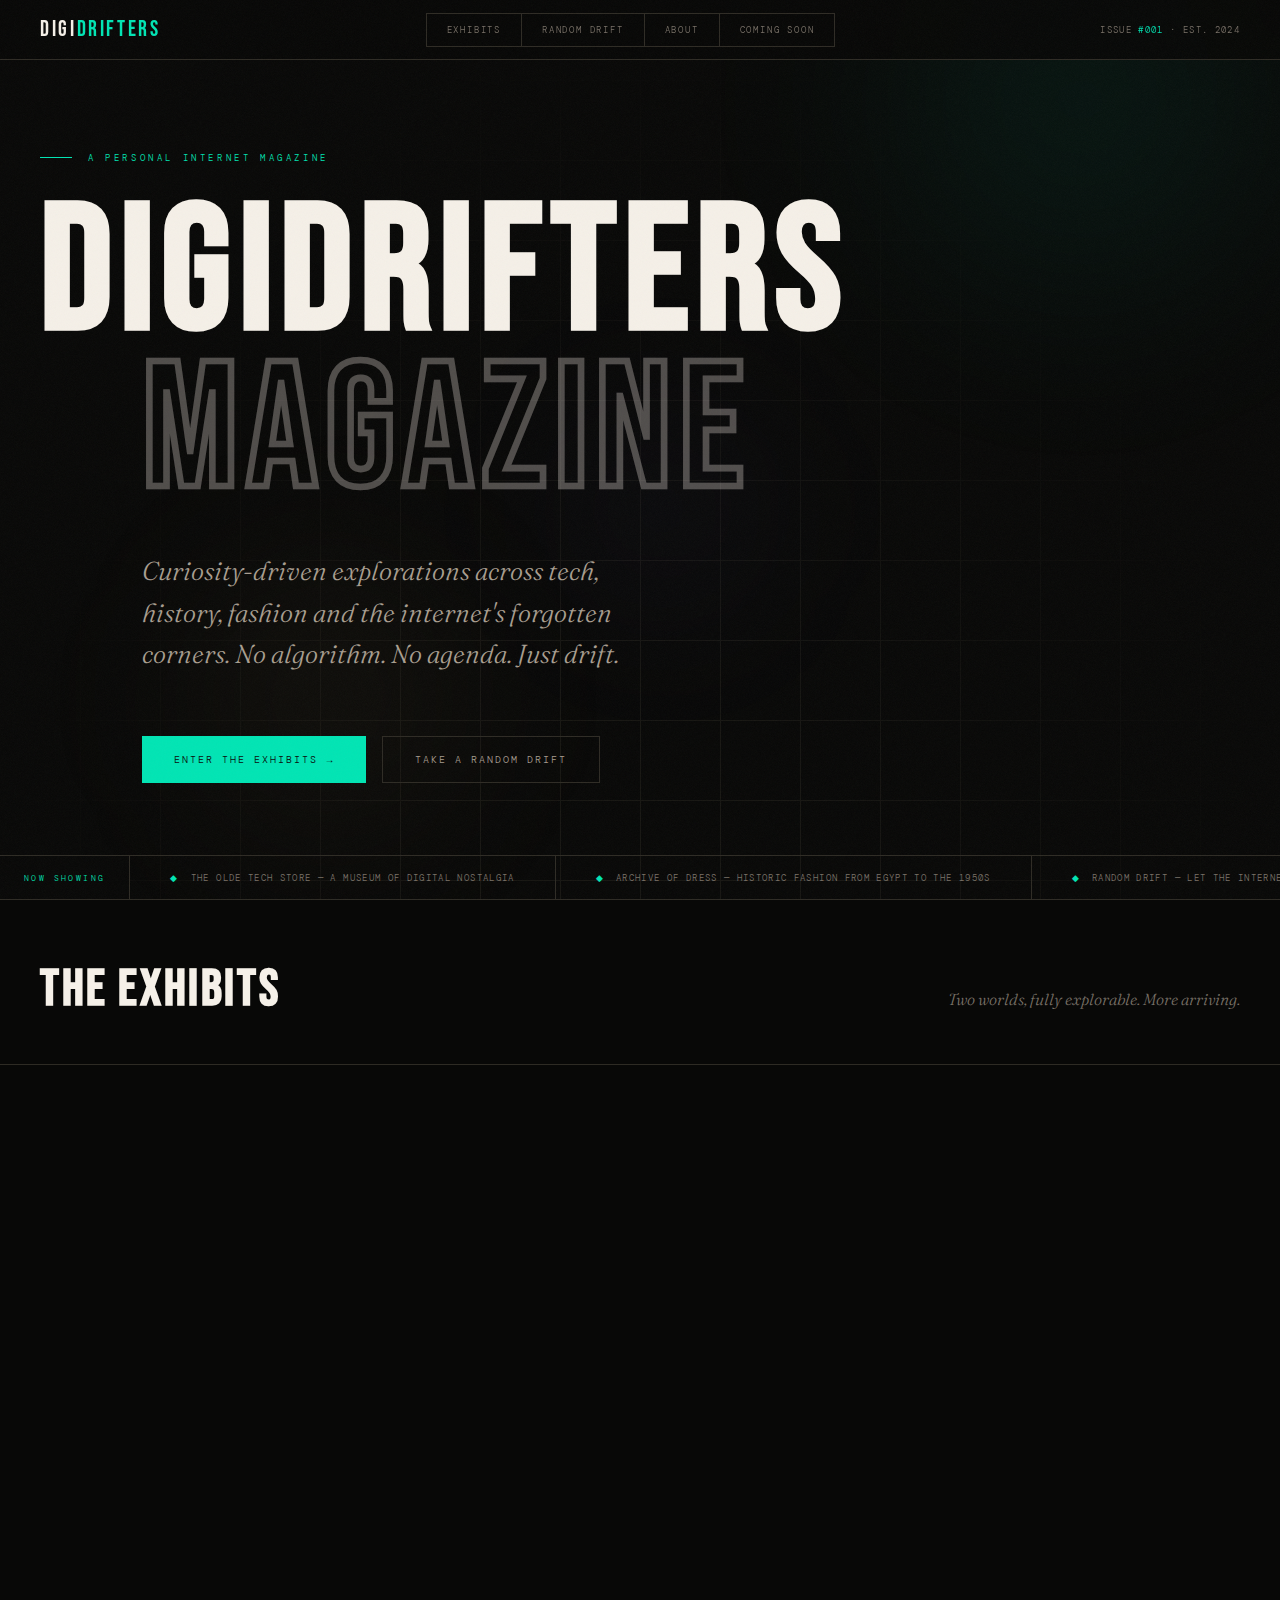
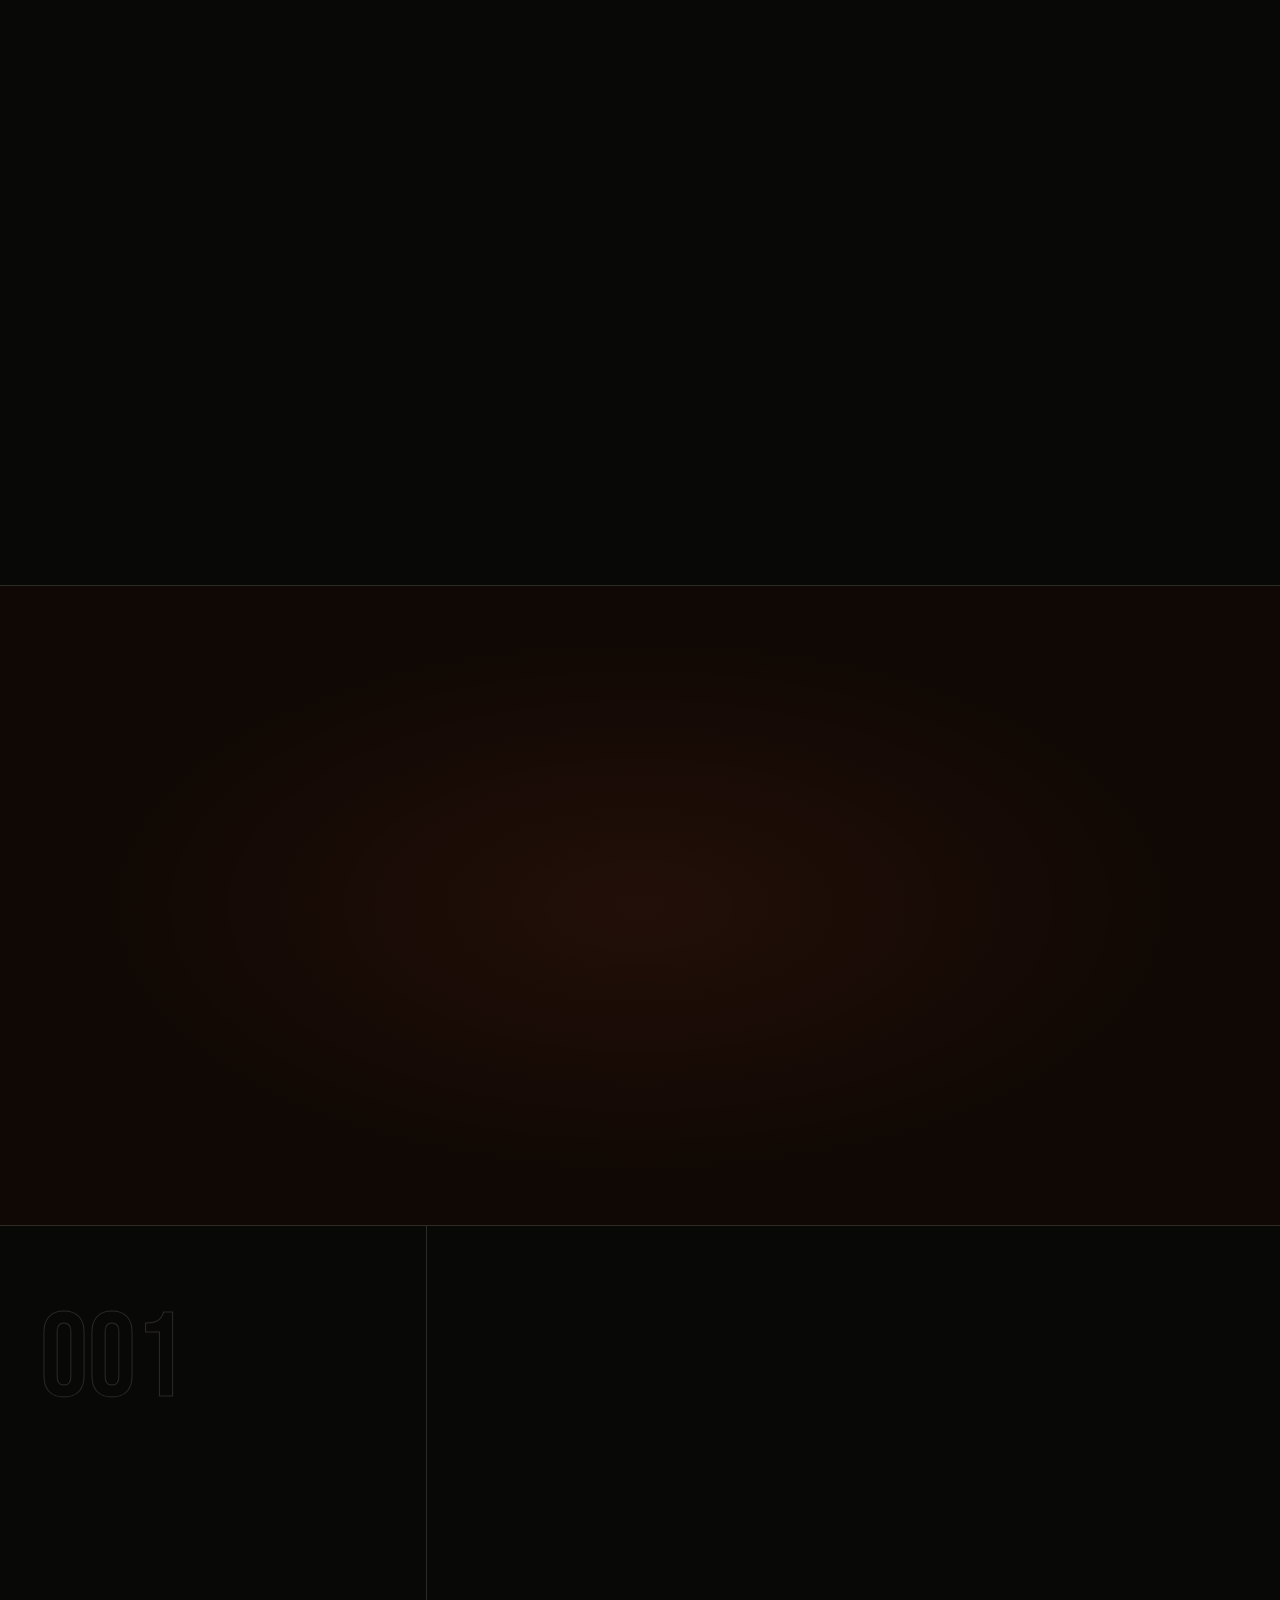
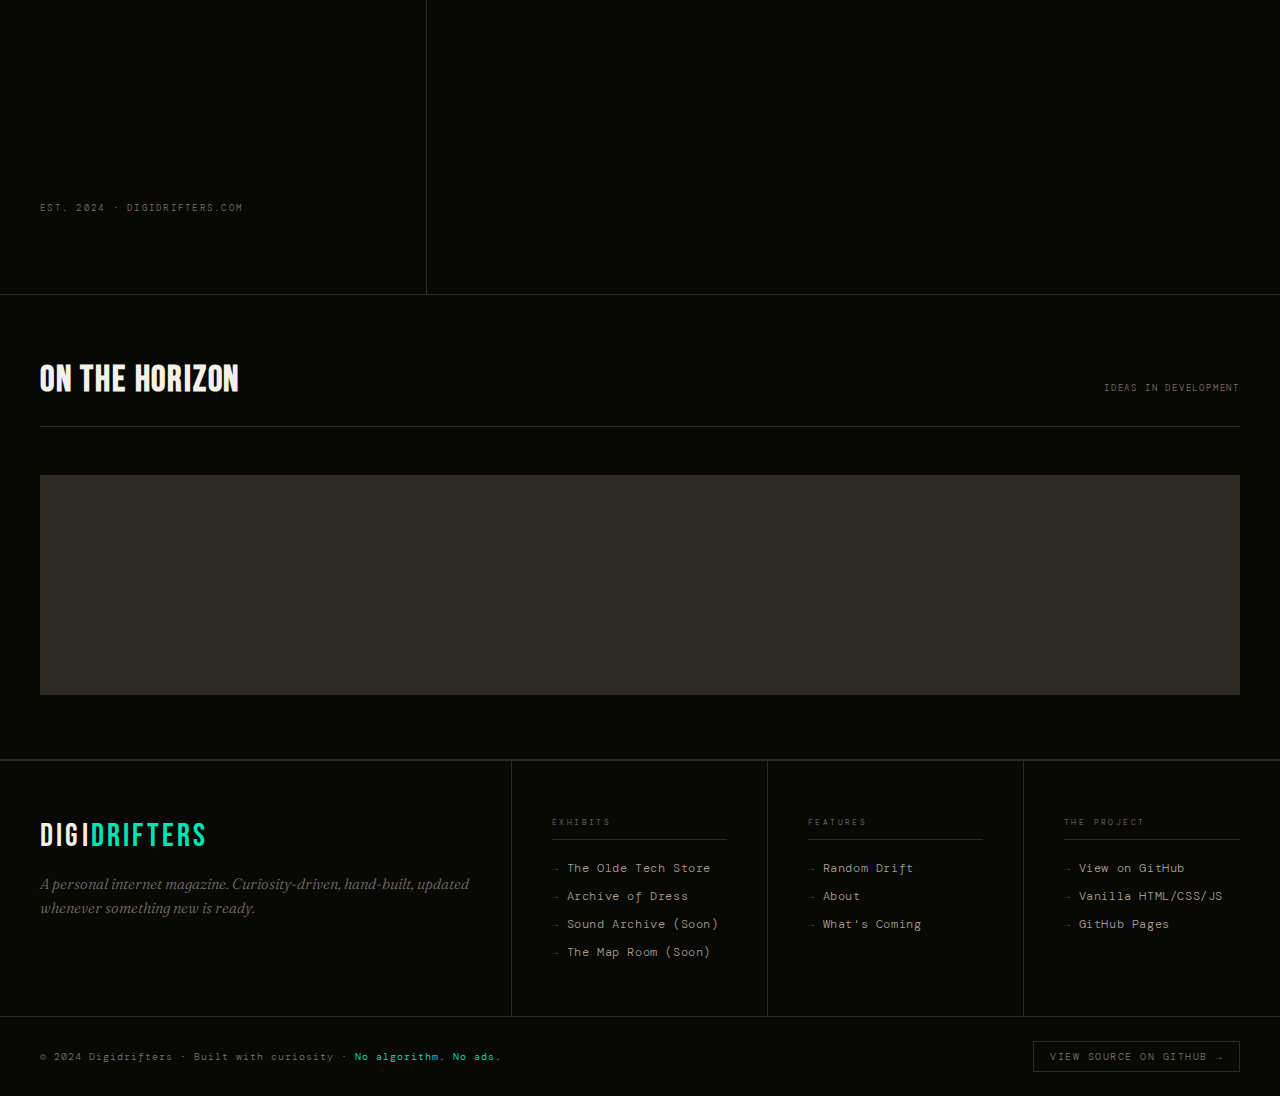
<file: digidrifters-index.html>
<!DOCTYPE html>
<html lang="en">
<head>
<meta charset="UTF-8">
<meta name="viewport" content="width=device-width, initial-scale=1.0">
<title>Digidrifters — A Personal Internet Magazine</title>
<link href="https://fonts.googleapis.com/css2?family=Bebas+Neue&family=Fraunces:ital,opsz,wght@0,9..144,300;0,9..144,700;1,9..144,300;1,9..144,700&family=DM+Mono:wght@300;400&display=swap" rel="stylesheet">
<style>
  :root {
    --void: #080807;
    --deep: #0F0E0C;
    --ink: #161512;
    --surface: #1E1C18;
    --border: #2E2B24;
    --smoke: #4A4640;
    --text: #E8E0D0;
    --text-dim: #7A7268;
    --text-soft: #A89E90;
    --white: #F5F0E8;

    /* Zone accent colours */
    --tech-accent: #00E5B4;
    --tech-bg: #040F0C;
    --fashion-accent: #C8A96E;
    --fashion-bg: #0D0B08;
    --explore-accent: #FF5C3A;
    --explore-bg: #100804;
    --future-accent: #8B7FFF;
    --future-bg: #080810;
  }

  *, *::before, *::after { margin:0; padding:0; box-sizing:border-box; }
  html { scroll-behavior: smooth; }

  body {
    background: var(--void);
    color: var(--text);
    font-family: 'DM Mono', monospace;
    font-weight: 300;
    overflow-x: hidden;
    cursor: default;
  }

  /* GRAIN */
  body::after {
    content: '';
    position: fixed;
    inset: 0;
    pointer-events: none;
    z-index: 9999;
    opacity: 0.04;
    background-image: url("data:image/svg+xml,%3Csvg viewBox='0 0 512 512' xmlns='http://www.w3.org/2000/svg'%3E%3Cfilter id='n'%3E%3CfeTurbulence type='fractalNoise' baseFrequency='0.75' numOctaves='4' stitchTiles='stitch'/%3E%3C/filter%3E%3Crect width='100%25' height='100%25' filter='url(%23n)'/%3E%3C/svg%3E");
    background-size: 256px 256px;
  }

  /* ═══════════════════════════════
     NAV
  ═══════════════════════════════ */
  nav {
    position: fixed;
    top: 0; left: 0; right: 0;
    z-index: 500;
    height: 60px;
    display: flex;
    align-items: center;
    justify-content: space-between;
    padding: 0 40px;
    border-bottom: 1px solid var(--border);
    background: rgba(8,8,7,0.92);
    backdrop-filter: blur(20px);
  }

  .nav-logo {
    font-family: 'Bebas Neue', sans-serif;
    font-size: 22px;
    letter-spacing: 0.12em;
    color: var(--white);
    text-decoration: none;
  }

  .nav-logo span { color: var(--tech-accent); }

  .nav-center {
    display: flex;
    gap: 0;
    border: 1px solid var(--border);
  }

  .nav-item {
    font-size: 9px;
    letter-spacing: 0.2em;
    text-transform: uppercase;
    color: var(--text-dim);
    padding: 10px 20px;
    border-right: 1px solid var(--border);
    cursor: pointer;
    transition: all 0.2s;
    text-decoration: none;
    display: block;
  }
  .nav-item:last-child { border-right: none; }
  .nav-item:hover { background: var(--surface); color: var(--white); }

  .nav-issue {
    font-size: 9px;
    letter-spacing: 0.15em;
    text-transform: uppercase;
    color: var(--text-dim);
  }

  .nav-issue span { color: var(--tech-accent); }

  /* ═══════════════════════════════
     HERO — THE MASTHEAD
  ═══════════════════════════════ */
  .masthead {
    min-height: 100vh;
    display: grid;
    grid-template-rows: 1fr auto;
    padding-top: 60px;
    position: relative;
    overflow: hidden;
    border-bottom: 1px solid var(--border);
  }

  /* Animated background grid */
  .masthead-grid {
    position: absolute;
    inset: 0;
    background-image:
      linear-gradient(var(--border) 1px, transparent 1px),
      linear-gradient(90deg, var(--border) 1px, transparent 1px);
    background-size: 80px 80px;
    opacity: 0.4;
    mask-image: radial-gradient(ellipse at 50% 100%, black 20%, transparent 70%);
  }

  /* Drifting orbs */
  .orb {
    position: absolute;
    border-radius: 50%;
    filter: blur(80px);
    pointer-events: none;
    animation: drift 20s ease-in-out infinite alternate;
  }

  .orb-1 {
    width: 600px; height: 600px;
    background: radial-gradient(circle, rgba(0,229,180,0.08) 0%, transparent 70%);
    top: -200px; right: -100px;
    animation-duration: 25s;
  }

  .orb-2 {
    width: 400px; height: 400px;
    background: radial-gradient(circle, rgba(200,169,110,0.07) 0%, transparent 70%);
    bottom: 0; left: 10%;
    animation-duration: 18s;
    animation-delay: -8s;
  }

  .orb-3 {
    width: 300px; height: 300px;
    background: radial-gradient(circle, rgba(139,127,255,0.06) 0%, transparent 70%);
    top: 40%; left: 40%;
    animation-duration: 22s;
    animation-delay: -4s;
  }

  @keyframes drift {
    from { transform: translate(0, 0) scale(1); }
    to { transform: translate(40px, -30px) scale(1.1); }
  }

  .masthead-inner {
    display: flex;
    flex-direction: column;
    justify-content: center;
    padding: 80px 40px 60px;
    position: relative;
    z-index: 2;
    max-width: 1400px;
    margin: 0 auto;
    width: 100%;
  }

  .masthead-kicker {
    font-size: 9px;
    letter-spacing: 0.4em;
    text-transform: uppercase;
    color: var(--tech-accent);
    margin-bottom: 32px;
    display: flex;
    align-items: center;
    gap: 16px;
    animation: fadeUp 1s ease 0.2s both;
  }

  .masthead-kicker::before {
    content: '';
    display: block;
    width: 32px;
    height: 1px;
    background: var(--tech-accent);
  }

  /* THE BIG TITLE */
  .masthead-title {
    font-family: 'Bebas Neue', sans-serif;
    font-size: clamp(80px, 14vw, 200px);
    line-height: 0.88;
    letter-spacing: 0.04em;
    color: var(--white);
    margin-bottom: 0;
    position: relative;
    animation: fadeUp 1s ease 0.4s both;
  }

  .masthead-title .line-2 {
    display: block;
    color: transparent;
    -webkit-text-stroke: 1px rgba(248,240,232,0.3);
    padding-left: clamp(40px, 8vw, 120px);
  }

  .masthead-title .accent-word {
    position: relative;
    display: inline-block;
  }

  .masthead-title .accent-word::after {
    content: '';
    position: absolute;
    bottom: 8px;
    left: 0; right: 0;
    height: 4px;
    background: var(--tech-accent);
    transform: scaleX(0);
    transform-origin: left;
    animation: slideIn 0.8s ease 1.2s both;
  }

  @keyframes slideIn {
    to { transform: scaleX(1); }
  }

  .masthead-tagline {
    font-family: 'Fraunces', serif;
    font-size: clamp(18px, 2.5vw, 26px);
    font-style: italic;
    font-weight: 300;
    color: var(--text-soft);
    margin-top: 40px;
    max-width: 600px;
    line-height: 1.6;
    padding-left: clamp(40px, 8vw, 120px);
    animation: fadeUp 1s ease 0.8s both;
  }

  .masthead-actions {
    display: flex;
    gap: 16px;
    margin-top: 60px;
    padding-left: clamp(40px, 8vw, 120px);
    animation: fadeUp 1s ease 1s both;
  }

  .btn-primary {
    font-size: 10px;
    letter-spacing: 0.2em;
    text-transform: uppercase;
    color: var(--void);
    background: var(--tech-accent);
    padding: 16px 32px;
    border: none;
    cursor: pointer;
    text-decoration: none;
    display: inline-flex;
    align-items: center;
    gap: 10px;
    transition: all 0.2s;
    font-family: 'DM Mono', monospace;
  }
  .btn-primary:hover { background: #00ffcc; }

  .btn-ghost {
    font-size: 10px;
    letter-spacing: 0.2em;
    text-transform: uppercase;
    color: var(--text-soft);
    background: none;
    padding: 16px 32px;
    border: 1px solid var(--border);
    cursor: pointer;
    text-decoration: none;
    display: inline-flex;
    align-items: center;
    gap: 10px;
    transition: all 0.2s;
    font-family: 'DM Mono', monospace;
  }
  .btn-ghost:hover { border-color: var(--text-soft); color: var(--white); }

  /* Ticker at bottom of masthead */
  .masthead-ticker {
    border-top: 1px solid var(--border);
    height: 44px;
    display: flex;
    align-items: center;
    overflow: hidden;
    position: relative;
    z-index: 2;
  }

  .ticker-label {
    font-size: 8px;
    letter-spacing: 0.3em;
    text-transform: uppercase;
    color: var(--tech-accent);
    padding: 0 24px;
    border-right: 1px solid var(--border);
    height: 100%;
    display: flex;
    align-items: center;
    white-space: nowrap;
    flex-shrink: 0;
    background: var(--void);
  }

  .ticker-track {
    display: flex;
    gap: 0;
    animation: ticker 30s linear infinite;
    white-space: nowrap;
  }

  .ticker-item {
    font-size: 9px;
    letter-spacing: 0.15em;
    text-transform: uppercase;
    color: var(--text-dim);
    padding: 0 40px;
    border-right: 1px solid var(--border);
    height: 44px;
    display: flex;
    align-items: center;
    flex-shrink: 0;
    transition: color 0.2s;
  }

  .ticker-item:hover { color: var(--white); }
  .ticker-dot { color: var(--tech-accent); margin-right: 12px; }

  @keyframes ticker {
    from { transform: translateX(0); }
    to { transform: translateX(-50%); }
  }

  /* ═══════════════════════════════
     SECTION LABEL
  ═══════════════════════════════ */
  .section-label {
    display: flex;
    align-items: center;
    gap: 16px;
    font-size: 8px;
    letter-spacing: 0.4em;
    text-transform: uppercase;
    color: var(--text-dim);
    padding: 40px 40px 32px;
    border-bottom: 1px solid var(--border);
    max-width: 1400px;
    margin: 0 auto;
    width: 100%;
  }
  .section-label::before {
    content: attr(data-num);
    font-family: 'Bebas Neue', sans-serif;
    font-size: 13px;
    color: var(--border);
    letter-spacing: 0;
  }

  /* ═══════════════════════════════
     EXHIBITS — THE MAIN ZONES
  ═══════════════════════════════ */
  .exhibits-section {
    border-bottom: 1px solid var(--border);
  }

  .exhibits-header {
    max-width: 1400px;
    margin: 0 auto;
    padding: 64px 40px 48px;
    display: flex;
    align-items: baseline;
    justify-content: space-between;
    border-bottom: 1px solid var(--border);
  }

  .exhibits-title {
    font-family: 'Bebas Neue', sans-serif;
    font-size: 52px;
    letter-spacing: 0.05em;
    color: var(--white);
    line-height: 1;
  }

  .exhibits-subtitle {
    font-family: 'Fraunces', serif;
    font-style: italic;
    font-size: 16px;
    color: var(--text-dim);
    font-weight: 300;
  }

  /* BIG FEATURE CARDS */
  .exhibits-grid {
    max-width: 1400px;
    margin: 0 auto;
    display: grid;
    grid-template-columns: 1fr 1fr;
    border-top: none;
  }

  .exhibit-card {
    position: relative;
    min-height: 560px;
    display: flex;
    flex-direction: column;
    justify-content: flex-end;
    padding: 48px;
    cursor: pointer;
    overflow: hidden;
    text-decoration: none;
    border-right: 1px solid var(--border);
    border-bottom: 1px solid var(--border);
    transition: all 0.4s ease;
  }

  .exhibit-card:nth-child(2n) { border-right: none; }

  /* Tech Store card */
  .exhibit-tech {
    background: var(--tech-bg);
  }

  .exhibit-tech::before {
    content: '';
    position: absolute;
    inset: 0;
    background:
      radial-gradient(ellipse at 80% 20%, rgba(0,229,180,0.12) 0%, transparent 50%),
      radial-gradient(ellipse at 20% 80%, rgba(0,229,180,0.05) 0%, transparent 40%);
    transition: opacity 0.4s;
  }

  .exhibit-tech:hover::before {
    opacity: 1.5;
  }

  /* Fashion Archive card */
  .exhibit-fashion {
    background: var(--fashion-bg);
  }

  .exhibit-fashion::before {
    content: '';
    position: absolute;
    inset: 0;
    background:
      radial-gradient(ellipse at 20% 30%, rgba(200,169,110,0.1) 0%, transparent 50%),
      radial-gradient(ellipse at 80% 80%, rgba(200,169,110,0.05) 0%, transparent 40%);
    transition: opacity 0.4s;
  }

  .exhibit-fashion:hover::before { opacity: 1.5; }

  /* Scan line effect on hover */
  .exhibit-card::after {
    content: '';
    position: absolute;
    top: -100%;
    left: 0; right: 0;
    height: 100%;
    background: linear-gradient(to bottom,
      transparent 0%,
      rgba(255,255,255,0.015) 50%,
      transparent 100%
    );
    transition: top 0.6s ease;
    pointer-events: none;
  }

  .exhibit-card:hover::after { top: 100%; }

  /* Big background letter */
  .exhibit-bg-letter {
    position: absolute;
    top: -20px;
    right: -10px;
    font-family: 'Bebas Neue', sans-serif;
    font-size: 320px;
    line-height: 1;
    color: transparent;
    pointer-events: none;
    letter-spacing: 0;
    transition: opacity 0.4s, transform 0.4s;
    opacity: 0.07;
  }

  .exhibit-tech .exhibit-bg-letter { -webkit-text-stroke: 1px var(--tech-accent); }
  .exhibit-fashion .exhibit-bg-letter { -webkit-text-stroke: 1px var(--fashion-accent); }

  .exhibit-card:hover .exhibit-bg-letter {
    opacity: 0.12;
    transform: scale(1.05) translateY(-10px);
  }

  /* Grid decoration */
  .exhibit-grid-overlay {
    position: absolute;
    inset: 0;
    background-image:
      linear-gradient(rgba(255,255,255,0.02) 1px, transparent 1px),
      linear-gradient(90deg, rgba(255,255,255,0.02) 1px, transparent 1px);
    background-size: 40px 40px;
    pointer-events: none;
  }

  .exhibit-content {
    position: relative;
    z-index: 2;
  }

  .exhibit-zone-tag {
    font-size: 8px;
    letter-spacing: 0.35em;
    text-transform: uppercase;
    margin-bottom: 20px;
    display: inline-flex;
    align-items: center;
    gap: 10px;
  }

  .exhibit-tech .exhibit-zone-tag { color: var(--tech-accent); }
  .exhibit-fashion .exhibit-zone-tag { color: var(--fashion-accent); }

  .exhibit-zone-tag::before {
    content: '';
    display: inline-block;
    width: 6px; height: 6px;
    border-radius: 50%;
    background: currentColor;
    animation: blink 2s ease-in-out infinite;
  }

  @keyframes blink {
    0%, 100% { opacity: 1; }
    50% { opacity: 0.3; }
  }

  .exhibit-name {
    font-family: 'Bebas Neue', sans-serif;
    font-size: clamp(42px, 5vw, 72px);
    letter-spacing: 0.04em;
    color: var(--white);
    line-height: 0.95;
    margin-bottom: 20px;
  }

  .exhibit-desc {
    font-family: 'Fraunces', serif;
    font-size: 17px;
    line-height: 1.7;
    color: var(--text-soft);
    font-weight: 300;
    font-style: italic;
    max-width: 420px;
    margin-bottom: 32px;
  }

  .exhibit-meta {
    display: flex;
    align-items: center;
    justify-content: space-between;
    padding-top: 24px;
    border-top: 1px solid var(--border);
  }

  .exhibit-stats {
    display: flex;
    gap: 32px;
  }

  .exhibit-stat {
    display: flex;
    flex-direction: column;
    gap: 4px;
  }

  .exhibit-stat-num {
    font-family: 'Bebas Neue', sans-serif;
    font-size: 24px;
    line-height: 1;
  }

  .exhibit-tech .exhibit-stat-num { color: var(--tech-accent); }
  .exhibit-fashion .exhibit-stat-num { color: var(--fashion-accent); }

  .exhibit-stat-label {
    font-size: 8px;
    letter-spacing: 0.2em;
    text-transform: uppercase;
    color: var(--text-dim);
  }

  .exhibit-enter {
    font-size: 9px;
    letter-spacing: 0.2em;
    text-transform: uppercase;
    display: flex;
    align-items: center;
    gap: 10px;
    transition: gap 0.3s;
  }

  .exhibit-tech .exhibit-enter { color: var(--tech-accent); }
  .exhibit-fashion .exhibit-enter { color: var(--fashion-accent); }
  .exhibit-card:hover .exhibit-enter { gap: 18px; }

  /* COMING SOON CARDS */
  .exhibit-coming {
    background: var(--deep);
    opacity: 0.6;
    cursor: default;
  }

  .exhibit-coming::before { display: none; }
  .exhibit-coming .exhibit-zone-tag { color: var(--text-dim); }
  .exhibit-coming .exhibit-zone-tag::before { background: var(--text-dim); animation: none; }
  .exhibit-coming .exhibit-stat-num { color: var(--text-dim); }
  .exhibit-coming .exhibit-enter { color: var(--text-dim); }

  .coming-badge {
    position: absolute;
    top: 32px;
    right: 32px;
    font-size: 8px;
    letter-spacing: 0.25em;
    text-transform: uppercase;
    color: var(--text-dim);
    border: 1px solid var(--border);
    padding: 6px 12px;
  }

  /* ═══════════════════════════════
     RANDOM DRIFT FEATURE
  ═══════════════════════════════ */
  .drift-section {
    background: var(--explore-bg);
    border-bottom: 1px solid var(--border);
    position: relative;
    overflow: hidden;
  }

  .drift-section::before {
    content: '';
    position: absolute;
    inset: 0;
    background: radial-gradient(ellipse at 50% 50%, rgba(255,92,58,0.08) 0%, transparent 60%);
  }

  .drift-inner {
    max-width: 1400px;
    margin: 0 auto;
    padding: 100px 40px;
    display: grid;
    grid-template-columns: 1fr 1fr;
    gap: 80px;
    align-items: center;
    position: relative;
    z-index: 2;
  }

  .drift-left {}

  .drift-eyebrow {
    font-size: 8px;
    letter-spacing: 0.4em;
    text-transform: uppercase;
    color: var(--explore-accent);
    margin-bottom: 24px;
    display: flex;
    align-items: center;
    gap: 12px;
  }

  .drift-eyebrow::before {
    content: '';
    width: 24px; height: 1px;
    background: var(--explore-accent);
  }

  .drift-title {
    font-family: 'Bebas Neue', sans-serif;
    font-size: clamp(52px, 6vw, 88px);
    letter-spacing: 0.04em;
    color: var(--white);
    line-height: 0.9;
    margin-bottom: 32px;
  }

  .drift-title em {
    font-family: 'Fraunces', serif;
    font-style: italic;
    font-weight: 300;
    color: var(--explore-accent);
    font-size: 0.7em;
    display: block;
    margin-top: 8px;
    letter-spacing: 0;
  }

  .drift-body {
    font-family: 'Fraunces', serif;
    font-size: 19px;
    line-height: 1.75;
    color: var(--text-soft);
    font-weight: 300;
    margin-bottom: 48px;
  }

  /* The big drift button */
  .drift-btn {
    position: relative;
    display: inline-flex;
    align-items: center;
    gap: 16px;
    font-family: 'Bebas Neue', sans-serif;
    font-size: 22px;
    letter-spacing: 0.1em;
    color: var(--void);
    background: var(--explore-accent);
    padding: 20px 48px;
    border: none;
    cursor: pointer;
    overflow: hidden;
    transition: all 0.3s;
    text-decoration: none;
  }

  .drift-btn::before {
    content: '';
    position: absolute;
    inset: 0;
    background: rgba(255,255,255,0.1);
    transform: translateX(-100%);
    transition: transform 0.4s ease;
  }

  .drift-btn:hover::before { transform: translateX(0); }
  .drift-btn:hover { transform: translateY(-2px); box-shadow: 0 12px 40px rgba(255,92,58,0.3); }

  /* Destination preview on right */
  .drift-right {
    display: grid;
    grid-template-columns: 1fr 1fr;
    gap: 2px;
    background: var(--border);
  }

  .drift-dest {
    background: var(--ink);
    padding: 24px;
    transition: background 0.2s;
    cursor: pointer;
  }

  .drift-dest:hover { background: var(--surface); }

  .drift-dest-icon {
    font-size: 24px;
    margin-bottom: 12px;
    filter: grayscale(30%);
  }

  .drift-dest-name {
    font-family: 'Bebas Neue', sans-serif;
    font-size: 18px;
    letter-spacing: 0.05em;
    color: var(--white);
    margin-bottom: 6px;
  }

  .drift-dest-desc {
    font-size: 10px;
    letter-spacing: 0.05em;
    color: var(--text-dim);
    line-height: 1.5;
  }

  /* ═══════════════════════════════
     ABOUT / MANIFESTO
  ═══════════════════════════════ */
  .manifesto-section {
    border-bottom: 1px solid var(--border);
  }

  .manifesto-inner {
    max-width: 1400px;
    margin: 0 auto;
    display: grid;
    grid-template-columns: 1fr 2fr;
    border-left: none;
  }

  .manifesto-left {
    padding: 80px 48px 80px 40px;
    border-right: 1px solid var(--border);
    display: flex;
    flex-direction: column;
    justify-content: space-between;
  }

  .manifesto-issue {
    font-family: 'Bebas Neue', sans-serif;
    font-size: 120px;
    line-height: 0.9;
    color: transparent;
    -webkit-text-stroke: 1px var(--border);
    letter-spacing: 0;
  }

  .manifesto-date {
    font-size: 9px;
    letter-spacing: 0.25em;
    text-transform: uppercase;
    color: var(--text-dim);
    margin-top: auto;
  }

  .manifesto-right {
    padding: 80px 40px 80px 60px;
  }

  .manifesto-label {
    font-size: 8px;
    letter-spacing: 0.4em;
    text-transform: uppercase;
    color: var(--future-accent);
    margin-bottom: 32px;
    display: flex;
    align-items: center;
    gap: 12px;
  }
  .manifesto-label::before { content: ''; width: 20px; height: 1px; background: var(--future-accent); }

  .manifesto-title {
    font-family: 'Fraunces', serif;
    font-size: clamp(32px, 4vw, 52px);
    line-height: 1.15;
    color: var(--white);
    font-weight: 700;
    margin-bottom: 40px;
    letter-spacing: -0.02em;
  }

  .manifesto-title em {
    font-style: italic;
    font-weight: 300;
    color: var(--future-accent);
  }

  .manifesto-body {
    display: grid;
    grid-template-columns: 1fr 1fr;
    gap: 32px 48px;
  }

  .manifesto-para {
    font-family: 'Fraunces', serif;
    font-size: 17px;
    line-height: 1.8;
    color: var(--text-soft);
    font-weight: 300;
  }

  .manifesto-para strong {
    color: var(--white);
    font-weight: 400;
  }

  /* ═══════════════════════════════
     COMING SOON STRIP
  ═══════════════════════════════ */
  .coming-section {
    border-bottom: 1px solid var(--border);
  }

  .coming-inner {
    max-width: 1400px;
    margin: 0 auto;
    padding: 64px 40px;
  }

  .coming-header {
    display: flex;
    align-items: baseline;
    justify-content: space-between;
    margin-bottom: 48px;
    padding-bottom: 24px;
    border-bottom: 1px solid var(--border);
  }

  .coming-title {
    font-family: 'Bebas Neue', sans-serif;
    font-size: 36px;
    letter-spacing: 0.05em;
    color: var(--white);
  }

  .coming-note {
    font-size: 9px;
    letter-spacing: 0.2em;
    text-transform: uppercase;
    color: var(--text-dim);
  }

  .coming-list {
    display: grid;
    grid-template-columns: repeat(4, 1fr);
    gap: 2px;
    background: var(--border);
  }

  .coming-item {
    background: var(--ink);
    padding: 32px 28px;
    transition: background 0.2s;
  }
  .coming-item:hover { background: var(--surface); }

  .coming-item-accent {
    width: 24px;
    height: 2px;
    margin-bottom: 20px;
  }

  .coming-item-name {
    font-family: 'Bebas Neue', sans-serif;
    font-size: 22px;
    letter-spacing: 0.04em;
    color: var(--white);
    margin-bottom: 10px;
  }

  .coming-item-desc {
    font-size: 11px;
    line-height: 1.6;
    color: var(--text-dim);
    font-family: 'Fraunces', serif;
    font-size: 14px;
    font-weight: 300;
  }

  .coming-item-status {
    margin-top: 20px;
    font-size: 8px;
    letter-spacing: 0.25em;
    text-transform: uppercase;
  }

  /* ═══════════════════════════════
     FOOTER
  ═══════════════════════════════ */
  footer {
    border-top: 1px solid var(--border);
    padding: 0;
  }

  .footer-top {
    max-width: 1400px;
    margin: 0 auto;
    display: grid;
    grid-template-columns: 2fr 1fr 1fr 1fr;
    gap: 0;
    border-bottom: 1px solid var(--border);
  }

  .footer-col {
    padding: 56px 40px;
    border-right: 1px solid var(--border);
  }

  .footer-col:last-child { border-right: none; }

  .footer-logo {
    font-family: 'Bebas Neue', sans-serif;
    font-size: 32px;
    letter-spacing: 0.1em;
    color: var(--white);
    margin-bottom: 16px;
  }

  .footer-logo span { color: var(--tech-accent); }

  .footer-tagline {
    font-family: 'Fraunces', serif;
    font-style: italic;
    font-size: 15px;
    color: var(--text-dim);
    font-weight: 300;
    line-height: 1.6;
    margin-bottom: 32px;
  }

  .footer-col-title {
    font-size: 8px;
    letter-spacing: 0.3em;
    text-transform: uppercase;
    color: var(--text-dim);
    margin-bottom: 20px;
    padding-bottom: 12px;
    border-bottom: 1px solid var(--border);
  }

  .footer-links {
    list-style: none;
    display: flex;
    flex-direction: column;
    gap: 12px;
  }

  .footer-links a {
    font-size: 12px;
    color: var(--text-soft);
    text-decoration: none;
    transition: color 0.2s;
    display: flex;
    align-items: center;
    gap: 8px;
    letter-spacing: 0.05em;
  }

  .footer-links a:hover { color: var(--white); }
  .footer-links a::before { content: '→'; font-size: 10px; opacity: 0.5; }

  .footer-bottom {
    max-width: 1400px;
    margin: 0 auto;
    display: flex;
    align-items: center;
    justify-content: space-between;
    padding: 24px 40px;
  }

  .footer-copy {
    font-size: 10px;
    letter-spacing: 0.1em;
    color: var(--text-dim);
  }

  .footer-copy span { color: var(--tech-accent); }

  .footer-github {
    font-size: 10px;
    letter-spacing: 0.15em;
    text-transform: uppercase;
    color: var(--text-dim);
    text-decoration: none;
    border: 1px solid var(--border);
    padding: 8px 16px;
    transition: all 0.2s;
  }
  .footer-github:hover { border-color: var(--tech-accent); color: var(--tech-accent); }

  /* ═══════════════════════════════
     UTILITIES & ANIMATIONS
  ═══════════════════════════════ */
  @keyframes fadeUp {
    from { opacity: 0; transform: translateY(30px); }
    to { opacity: 1; transform: translateY(0); }
  }

  /* Scroll reveal */
  .reveal {
    opacity: 0;
    transform: translateY(24px);
    transition: opacity 0.7s ease, transform 0.7s ease;
  }

  .reveal.visible {
    opacity: 1;
    transform: translateY(0);
  }

  /* Custom scrollbar */
  ::-webkit-scrollbar { width: 4px; }
  ::-webkit-scrollbar-track { background: var(--void); }
  ::-webkit-scrollbar-thumb { background: var(--border); }
  ::-webkit-scrollbar-thumb:hover { background: var(--smoke); }

  /* RESPONSIVE */
  @media (max-width: 900px) {
    .exhibits-grid { grid-template-columns: 1fr; }
    .exhibit-card:nth-child(2n) { border-right: 1px solid var(--border); }
    .drift-inner { grid-template-columns: 1fr; }
    .manifesto-inner { grid-template-columns: 1fr; }
    .manifesto-left { display: none; }
    .manifesto-body { grid-template-columns: 1fr; }
    .coming-list { grid-template-columns: 1fr 1fr; }
    .footer-top { grid-template-columns: 1fr 1fr; }
    .nav-center { display: none; }
  }
</style>
</head>
<body>

<!-- NAV -->
<nav>
  <a class="nav-logo" href="#">DIGI<span>DRIFTERS</span></a>
  <div class="nav-center">
    <a class="nav-item" href="#exhibits">Exhibits</a>
    <a class="nav-item" href="#drift">Random Drift</a>
    <a class="nav-item" href="#manifesto">About</a>
    <a class="nav-item" href="#coming">Coming Soon</a>
  </div>
  <div class="nav-issue">Issue <span>#001</span> · Est. 2024</div>
</nav>

<!-- ═══ MASTHEAD ═══ -->
<section class="masthead">
  <div class="masthead-grid"></div>
  <div class="orb orb-1"></div>
  <div class="orb orb-2"></div>
  <div class="orb orb-3"></div>

  <div class="masthead-inner">
    <div class="masthead-kicker">A Personal Internet Magazine</div>

    <h1 class="masthead-title">
      DIGI<span class="accent-word">DRIFTERS</span>
      <span class="line-2">MAGAZINE</span>
    </h1>

    <p class="masthead-tagline">
      Curiosity-driven explorations across tech, history, fashion and the internet's forgotten corners. No algorithm. No agenda. Just drift.
    </p>

    <div class="masthead-actions">
      <a href="#exhibits" class="btn-primary">Enter the Exhibits →</a>
      <a href="#drift" class="btn-ghost">Take a Random Drift</a>
    </div>
  </div>

  <!-- TICKER -->
  <div class="masthead-ticker">
    <div class="ticker-label">Now Showing</div>
    <div style="overflow:hidden;flex:1;">
      <div class="ticker-track" id="ticker">
        <!-- Duplicated for seamless loop -->
        <div class="ticker-item"><span class="ticker-dot">◆</span> The Olde Tech Store — A Museum of Digital Nostalgia</div>
        <div class="ticker-item"><span class="ticker-dot">◆</span> Archive of Dress — Historic Fashion from Egypt to the 1950s</div>
        <div class="ticker-item"><span class="ticker-dot">◆</span> Random Drift — Let the internet surprise you</div>
        <div class="ticker-item"><span class="ticker-dot">◆</span> Coming Soon: The Sound Archive · The Recipe Vault · The Map Room</div>
        <div class="ticker-item"><span class="ticker-dot">◆</span> The Olde Tech Store — A Museum of Digital Nostalgia</div>
        <div class="ticker-item"><span class="ticker-dot">◆</span> Archive of Dress — Historic Fashion from Egypt to the 1950s</div>
        <div class="ticker-item"><span class="ticker-dot">◆</span> Random Drift — Let the internet surprise you</div>
        <div class="ticker-item"><span class="ticker-dot">◆</span> Coming Soon: The Sound Archive · The Recipe Vault · The Map Room</div>
      </div>
    </div>
  </div>
</section>

<!-- ═══ EXHIBITS ═══ -->
<section class="exhibits-section" id="exhibits">
  <div class="exhibits-header">
    <h2 class="exhibits-title">THE EXHIBITS</h2>
    <p class="exhibits-subtitle">Two worlds, fully explorable. More arriving.</p>
  </div>

  <div class="exhibits-grid">

    <!-- TECH STORE -->
    <a class="exhibit-card exhibit-tech reveal" href="tech-store.html">
      <div class="exhibit-grid-overlay"></div>
      <div class="exhibit-bg-letter">T</div>
      <div class="exhibit-content">
        <div class="exhibit-zone-tag">Zone 01 · Technology</div>
        <h3 class="exhibit-name">The Olde<br>Tech Store</h3>
        <p class="exhibit-desc">A museum that looks like a flagship store. Donated tech, restored to showroom condition — nothing for sale, everything worth seeing.</p>
        <div class="exhibit-meta">
          <div class="exhibit-stats">
            <div class="exhibit-stat">
              <div class="exhibit-stat-num">47</div>
              <div class="exhibit-stat-label">Items</div>
            </div>
            <div class="exhibit-stat">
              <div class="exhibit-stat-num">1978</div>
              <div class="exhibit-stat-label">Earliest</div>
            </div>
            <div class="exhibit-stat">
              <div class="exhibit-stat-num">0</div>
              <div class="exhibit-stat-label">For Sale</div>
            </div>
          </div>
          <div class="exhibit-enter">Enter Exhibit →</div>
        </div>
      </div>
    </a>

    <!-- FASHION ARCHIVE -->
    <a class="exhibit-card exhibit-fashion reveal" href="archive-of-dress.html" style="transition-delay:0.15s">
      <div class="exhibit-grid-overlay"></div>
      <div class="exhibit-bg-letter">A</div>
      <div class="exhibit-content">
        <div class="exhibit-zone-tag">Zone 02 · Fashion & History</div>
        <h3 class="exhibit-name">Archive<br>of Dress</h3>
        <p class="exhibit-desc">Six centuries of fashion, worn by CSS silhouettes. Click an outfit for the full story — accessories, context, and a glimpse into the period.</p>
        <div class="exhibit-meta">
          <div class="exhibit-stats">
            <div class="exhibit-stat">
              <div class="exhibit-stat-num">6</div>
              <div class="exhibit-stat-label">Eras</div>
            </div>
            <div class="exhibit-stat">
              <div class="exhibit-stat-num">1350</div>
              <div class="exhibit-stat-label">BCE Start</div>
            </div>
            <div class="exhibit-stat">
              <div class="exhibit-stat-num">24</div>
              <div class="exhibit-stat-label">Outfits</div>
            </div>
          </div>
          <div class="exhibit-enter">Enter Exhibit →</div>
        </div>
      </div>
    </a>

    <!-- COMING: SOUND ARCHIVE -->
    <div class="exhibit-card exhibit-coming reveal" style="transition-delay:0.3s">
      <div class="coming-badge">Coming Soon</div>
      <div class="exhibit-bg-letter" style="-webkit-text-stroke: 1px rgba(139,127,255,0.3)">S</div>
      <div class="exhibit-content">
        <div class="exhibit-zone-tag" style="color:var(--future-accent)">Zone 03 · Audio</div>
        <h3 class="exhibit-name" style="color:var(--smoke)">The Sound<br>Archive</h3>
        <p class="exhibit-desc" style="color:var(--text-dim)">A listening room for lost sounds, forgotten radio broadcasts, and the sonic textures of vanished decades.</p>
        <div class="exhibit-meta">
          <div class="exhibit-stats">
            <div class="exhibit-stat">
              <div class="exhibit-stat-num" style="color:var(--smoke)">—</div>
              <div class="exhibit-stat-label">In Dev</div>
            </div>
          </div>
          <div class="exhibit-enter" style="color:var(--smoke)">In Development</div>
        </div>
      </div>
    </div>

    <!-- COMING: MAP ROOM -->
    <div class="exhibit-card exhibit-coming reveal" style="border-right:none;transition-delay:0.45s">
      <div class="coming-badge">Coming Soon</div>
      <div class="exhibit-bg-letter" style="-webkit-text-stroke: 1px rgba(255,92,58,0.2)">M</div>
      <div class="exhibit-content">
        <div class="exhibit-zone-tag" style="color:var(--explore-accent)">Zone 04 · Cartography</div>
        <h3 class="exhibit-name" style="color:var(--smoke)">The<br>Map Room</h3>
        <p class="exhibit-desc" style="color:var(--text-dim)">Historical maps, reimagined as interactive exhibits. See the world as it was believed, feared, and drawn across the centuries.</p>
        <div class="exhibit-meta">
          <div class="exhibit-stats">
            <div class="exhibit-stat">
              <div class="exhibit-stat-num" style="color:var(--smoke)">—</div>
              <div class="exhibit-stat-label">In Dev</div>
            </div>
          </div>
          <div class="exhibit-enter" style="color:var(--smoke)">In Development</div>
        </div>
      </div>
    </div>

  </div>
</section>

<!-- ═══ RANDOM DRIFT ═══ -->
<section class="drift-section" id="drift">
  <div class="drift-inner">
    <div class="drift-left reveal">
      <div class="drift-eyebrow">Original Feature</div>
      <h2 class="drift-title">
        Random
        <em>Drift</em>
      </h2>
      <p class="drift-body">No algorithm. No filter bubble. Just one button that sends you somewhere interesting on the internet. It might be a Wikipedia rabbit hole, a forgotten website, or something you've never considered before.</p>
      <a class="drift-btn" href="#" id="drift-btn">
        <span>↝</span> Take a Drift
      </a>
    </div>
    <div class="drift-right reveal" style="transition-delay:0.2s">
      <div class="drift-dest">
        <div class="drift-dest-icon">🌐</div>
        <div class="drift-dest-name">Wikipedia Rabbit Hole</div>
        <div class="drift-dest-desc">Start somewhere obscure. End somewhere extraordinary.</div>
      </div>
      <div class="drift-dest">
        <div class="drift-dest-icon">📡</div>
        <div class="drift-dest-name">Lost Websites</div>
        <div class="drift-dest-desc">Pages that time forgot but the internet preserved.</div>
      </div>
      <div class="drift-dest">
        <div class="drift-dest-icon">🗂️</div>
        <div class="drift-dest-name">Digital Archives</div>
        <div class="drift-dest-desc">Libraries, museums and archives that put their collections online.</div>
      </div>
      <div class="drift-dest">
        <div class="drift-dest-icon">🔬</div>
        <div class="drift-dest-name">Curious Science</div>
        <div class="drift-dest-desc">Research, papers and discoveries that deserve more readers.</div>
      </div>
    </div>
  </div>
</section>

<!-- ═══ MANIFESTO ═══ -->
<section class="manifesto-section" id="manifesto">
  <div class="manifesto-inner">
    <div class="manifesto-left">
      <div class="manifesto-issue">001</div>
      <div class="manifesto-date">Est. 2024 · digidrifters.com</div>
    </div>
    <div class="manifesto-right reveal">
      <div class="manifesto-label">The Idea</div>
      <h2 class="manifesto-title">
        The internet is vast.<br>
        Most of it is <em>worth exploring.</em>
      </h2>
      <div class="manifesto-body">
        <p class="manifesto-para">Digidrifters started as a single button — <strong>Take a Random Journey</strong> — and a belief that the best things online aren't the things the algorithm serves you.</p>
        <p class="manifesto-para">Now it's becoming something more: a collection of <strong>interactive exhibits</strong>, each one a handmade world exploring history, technology, fashion, sound, and whatever comes next.</p>
        <p class="manifesto-para">Every exhibit is built from scratch — no templates, no frameworks, just <strong>vanilla code and genuine curiosity</strong>. Hosted on GitHub Pages. Run by one person.</p>
        <p class="manifesto-para">It's a hobby that <strong>might become something more</strong>. Come back and see what's been added.</p>
      </div>
    </div>
  </div>
</section>

<!-- ═══ COMING SOON ═══ -->
<section class="coming-section" id="coming">
  <div class="coming-inner">
    <div class="coming-header">
      <h2 class="coming-title">On the Horizon</h2>
      <span class="coming-note">Ideas in development</span>
    </div>
    <div class="coming-list">
      <div class="coming-item reveal">
        <div class="coming-item-accent" style="background:var(--future-accent)"></div>
        <div class="coming-item-name">The Recipe Vault</div>
        <div class="coming-item-desc">Historical recipes from across the centuries, presented as interactive cooking cards.</div>
        <div class="coming-item-status" style="color:var(--future-accent)">Early Design</div>
      </div>
      <div class="coming-item reveal" style="transition-delay:0.1s">
        <div class="coming-item-accent" style="background:var(--explore-accent)"></div>
        <div class="coming-item-name">The Map Room</div>
        <div class="coming-item-desc">Historical cartography as interactive exhibit. The world as it was imagined, feared and drawn.</div>
        <div class="coming-item-status" style="color:var(--explore-accent)">Concept Phase</div>
      </div>
      <div class="coming-item reveal" style="transition-delay:0.2s">
        <div class="coming-item-accent" style="background:var(--tech-accent)"></div>
        <div class="coming-item-name">The Sound Archive</div>
        <div class="coming-item-desc">A listening room for lost audio — forgotten radio, field recordings and sonic history.</div>
        <div class="coming-item-status" style="color:var(--tech-accent)">In Development</div>
      </div>
      <div class="coming-item reveal" style="transition-delay:0.3s">
        <div class="coming-item-accent" style="background:var(--fashion-accent)"></div>
        <div class="coming-item-name">The Language Lab</div>
        <div class="coming-item-desc">Extinct languages, forgotten slang and the strange archaeology of how humans have spoken.</div>
        <div class="coming-item-status" style="color:var(--fashion-accent)">Just an Idea</div>
      </div>
    </div>
  </div>
</section>

<!-- ═══ FOOTER ═══ -->
<footer>
  <div class="footer-top">
    <div class="footer-col">
      <div class="footer-logo">DIGI<span>DRIFTERS</span></div>
      <p class="footer-tagline">A personal internet magazine. Curiosity-driven, hand-built, updated whenever something new is ready.</p>
    </div>
    <div class="footer-col">
      <div class="footer-col-title">Exhibits</div>
      <ul class="footer-links">
        <li><a href="tech-store.html">The Olde Tech Store</a></li>
        <li><a href="archive-of-dress.html">Archive of Dress</a></li>
        <li><a href="#coming">Sound Archive (Soon)</a></li>
        <li><a href="#coming">The Map Room (Soon)</a></li>
      </ul>
    </div>
    <div class="footer-col">
      <div class="footer-col-title">Features</div>
      <ul class="footer-links">
        <li><a href="#drift">Random Drift</a></li>
        <li><a href="#manifesto">About</a></li>
        <li><a href="#coming">What's Coming</a></li>
      </ul>
    </div>
    <div class="footer-col">
      <div class="footer-col-title">The Project</div>
      <ul class="footer-links">
        <li><a href="https://github.com">View on GitHub</a></li>
        <li><a href="#">Vanilla HTML/CSS/JS</a></li>
        <li><a href="#">GitHub Pages</a></li>
      </ul>
    </div>
  </div>
  <div class="footer-bottom">
    <div class="footer-copy">© 2024 Digidrifters · Built with curiosity · <span>No algorithm. No ads.</span></div>
    <a href="https://github.com" class="footer-github">View Source on GitHub →</a>
  </div>
</footer>

<script>
  // ── SCROLL REVEAL ──
  const revealEls = document.querySelectorAll('.reveal');
  const observer = new IntersectionObserver((entries) => {
    entries.forEach(entry => {
      if (entry.isIntersecting) {
        entry.target.classList.add('visible');
      }
    });
  }, { threshold: 0.1, rootMargin: '0px 0px -40px 0px' });

  revealEls.forEach(el => observer.observe(el));

  // ── RANDOM DRIFT ──
  const driftDestinations = [
    'https://en.wikipedia.org/wiki/Special:Random',
    'https://archive.org/details/prelinger',
    'https://www.gutenberg.org/browse/scores/top',
    'https://radio.garden',
    'https://neal.fun/internet-artifacts/',
    'https://www.atlasobscura.com/random',
    'https://www.loc.gov/free-to-use/',
    'https://theuselessweb.com',
    'https://www.openculture.com',
    'https://archive.org/web/',
  ];

  document.getElementById('drift-btn').addEventListener('click', (e) => {
    e.preventDefault();
    const dest = driftDestinations[Math.floor(Math.random() * driftDestinations.length)];
    window.open(dest, '_blank');
  });

  // ── TICKER AUTO ──
  // Already CSS animated — just ensure it works on resize
  window.addEventListener('resize', () => {
    const ticker = document.getElementById('ticker');
    ticker.style.animation = 'none';
    ticker.offsetHeight; // reflow
    ticker.style.animation = '';
  });
</script>
</body>
</html>
</file>
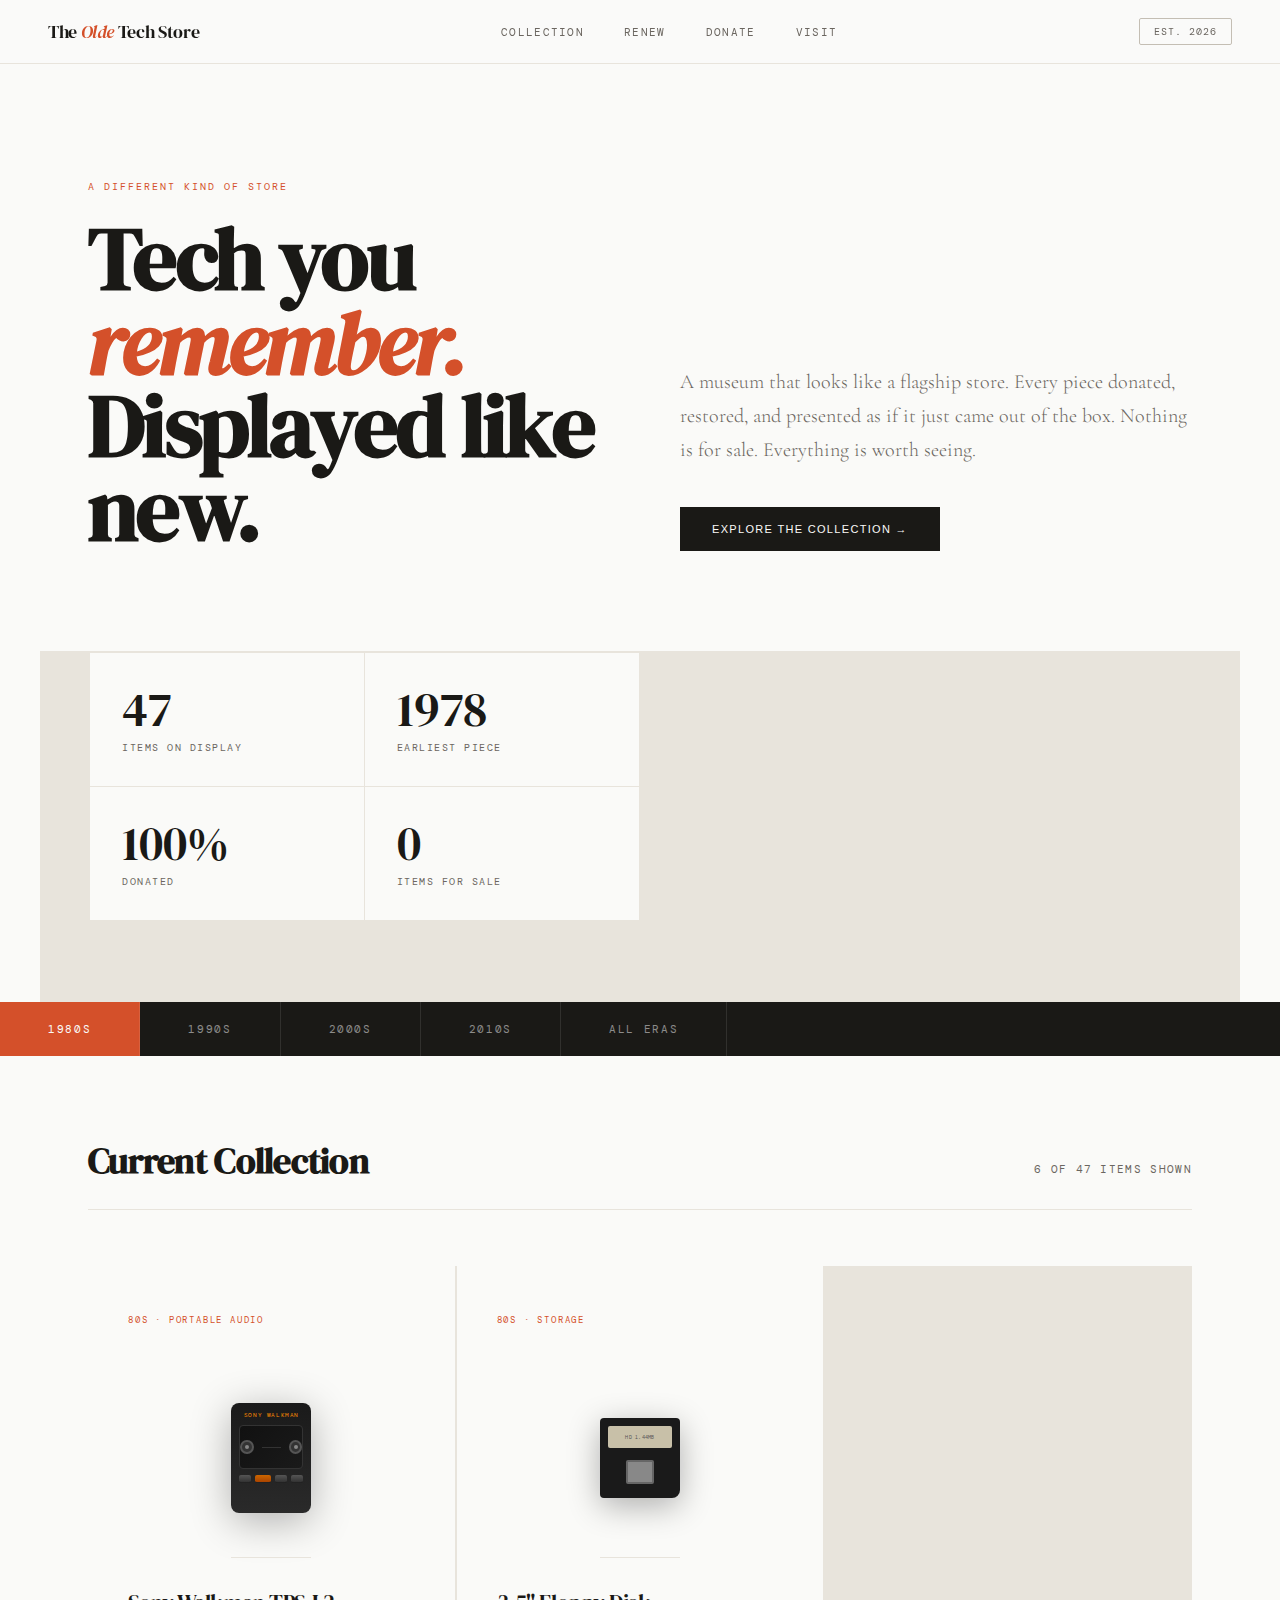
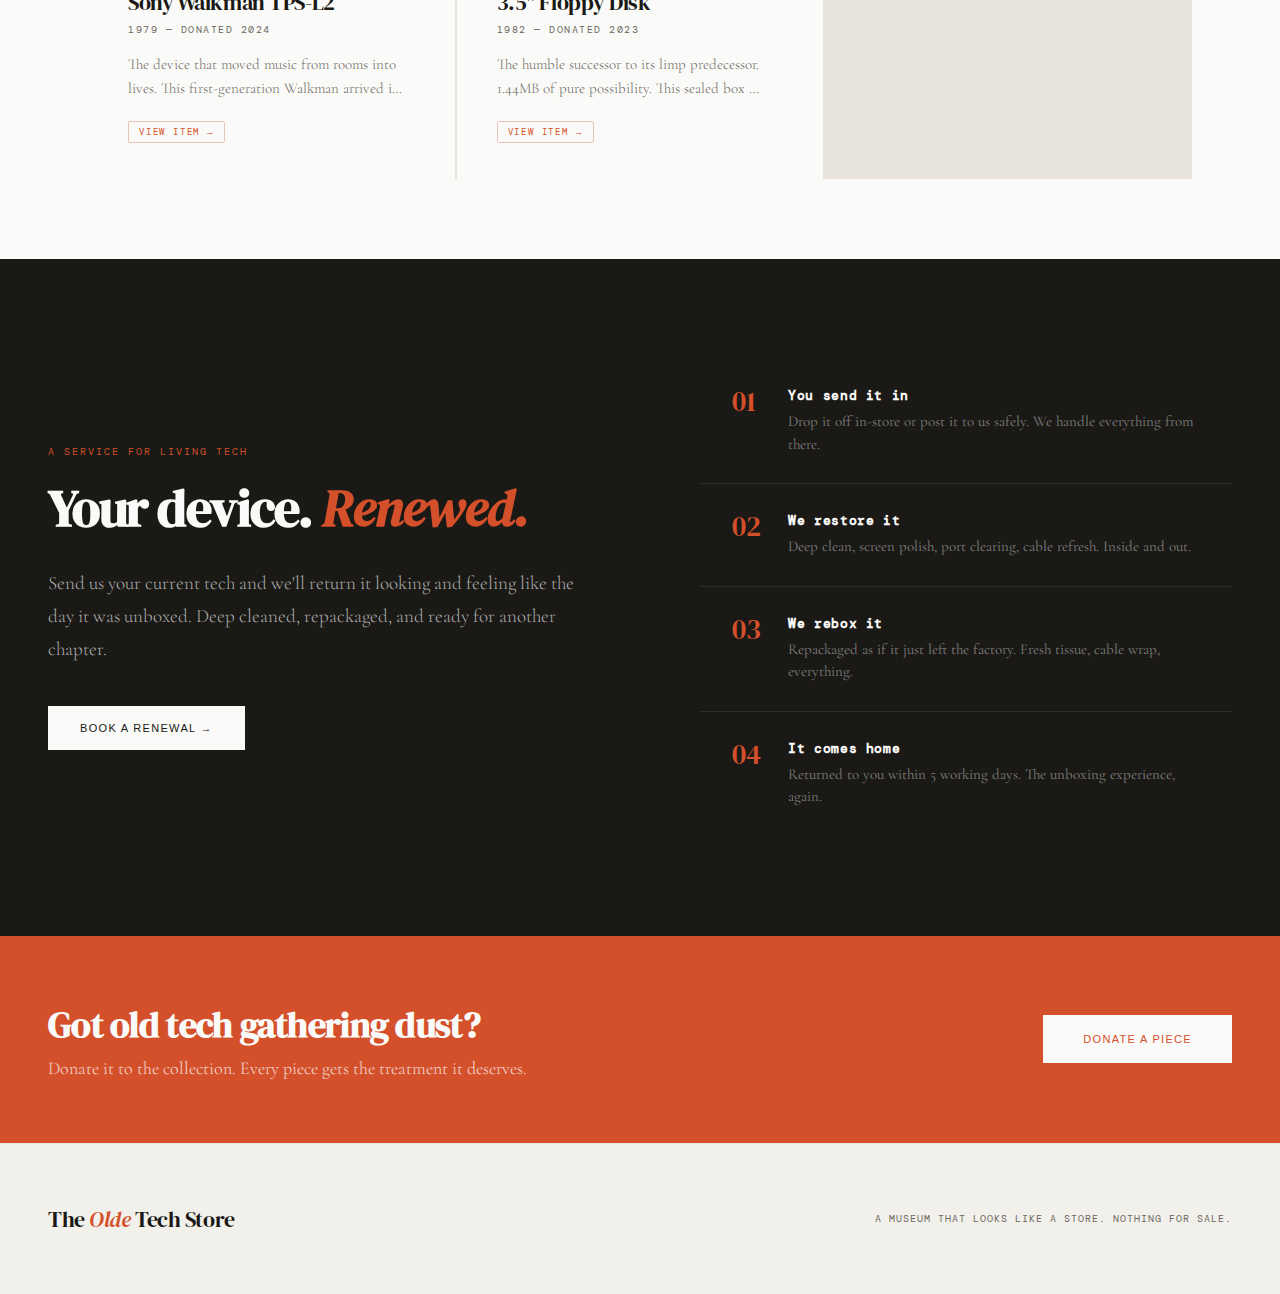
<file: olde-tech-store.html>
<!DOCTYPE html>
<html lang="en">
<head>
<meta charset="UTF-8">
<meta name="viewport" content="width=device-width, initial-scale=1.0">
<title>The Olde Tech Store</title>
<link href="https://fonts.googleapis.com/css2?family=DM+Serif+Display:ital@0;1&family=DM+Mono:wght@300;400&family=Cormorant+Garamond:ital,wght@0,300;0,400;1,300&display=swap" rel="stylesheet">
<style>
  :root {
    --white: #FAFAF8;
    --cream: #F2F0EB;
    --warm-grey: #E8E4DC;
    --mid: #C4BEB4;
    --text: #1A1916;
    --text-soft: #6B6660;
    --accent: #D4502A;
    --accent-soft: #E8C4B8;
  }

  * { margin: 0; padding: 0; box-sizing: border-box; }

  body {
    background: var(--white);
    color: var(--text);
    font-family: 'DM Mono', monospace;
    overflow-x: hidden;
  }

  /* NAV */
  nav {
    position: fixed;
    top: 0; left: 0; right: 0;
    z-index: 100;
    display: flex;
    align-items: center;
    justify-content: space-between;
    padding: 0 48px;
    height: 64px;
    background: rgba(250,250,248,0.92);
    backdrop-filter: blur(20px);
    border-bottom: 1px solid var(--warm-grey);
  }

  .nav-logo {
    font-family: 'DM Serif Display', serif;
    font-size: 18px;
    letter-spacing: -0.02em;
    color: var(--text);
  }

  .nav-logo span {
    font-style: italic;
    color: var(--accent);
  }

  .nav-links {
    display: flex;
    gap: 40px;
    list-style: none;
    font-size: 11px;
    letter-spacing: 0.12em;
    text-transform: uppercase;
    color: var(--text-soft);
  }

  .nav-links li { cursor: pointer; transition: color 0.2s; }
  .nav-links li:hover { color: var(--text); }

  .nav-tag {
    font-size: 10px;
    letter-spacing: 0.1em;
    text-transform: uppercase;
    color: var(--text-soft);
    border: 1px solid var(--mid);
    padding: 6px 14px;
    border-radius: 2px;
  }

  /* HERO */
  .hero {
    padding: 180px 48px 100px;
    max-width: 1200px;
    margin: 0 auto;
    display: grid;
    grid-template-columns: 1fr 1fr;
    gap: 80px;
    align-items: end;
  }

  .hero-eyebrow {
    font-size: 10px;
    letter-spacing: 0.2em;
    text-transform: uppercase;
    color: var(--accent);
    margin-bottom: 24px;
  }

  .hero-title {
    font-family: 'DM Serif Display', serif;
    font-size: clamp(52px, 7vw, 88px);
    line-height: 0.95;
    letter-spacing: -0.03em;
    color: var(--text);
  }

  .hero-title em {
    font-style: italic;
    color: var(--accent);
  }

  .hero-body {
    font-family: 'Cormorant Garamond', serif;
    font-size: 20px;
    line-height: 1.7;
    color: var(--text-soft);
    font-weight: 300;
    margin-bottom: 40px;
  }

  .hero-cta {
    display: inline-flex;
    align-items: center;
    gap: 12px;
    font-size: 11px;
    letter-spacing: 0.12em;
    text-transform: uppercase;
    color: var(--white);
    background: var(--text);
    padding: 16px 32px;
    border: none;
    cursor: pointer;
    transition: background 0.2s;
  }
  .hero-cta:hover { background: var(--accent); }

  .hero-stat-block {
    display: grid;
    grid-template-columns: 1fr 1fr;
    gap: 1px;
    background: var(--warm-grey);
    border: 1px solid var(--warm-grey);
  }

  .hero-stat {
    background: var(--white);
    padding: 32px;
  }

  .hero-stat-num {
    font-family: 'DM Serif Display', serif;
    font-size: 48px;
    color: var(--text);
    line-height: 1;
    margin-bottom: 8px;
  }

  .hero-stat-label {
    font-size: 10px;
    letter-spacing: 0.15em;
    text-transform: uppercase;
    color: var(--text-soft);
  }

  /* ERA STRIP */
  .era-strip {
    background: var(--text);
    color: var(--white);
    display: flex;
    overflow-x: auto;
    scrollbar-width: none;
  }
  .era-strip::-webkit-scrollbar { display: none; }

  .era-tab {
    flex-shrink: 0;
    padding: 20px 48px;
    font-size: 11px;
    letter-spacing: 0.15em;
    text-transform: uppercase;
    cursor: pointer;
    border-right: 1px solid rgba(255,255,255,0.1);
    transition: background 0.2s, color 0.2s;
    color: rgba(255,255,255,0.5);
  }

  .era-tab:hover, .era-tab.active {
    background: var(--accent);
    color: var(--white);
  }

  /* COLLECTION GRID */
  .collection {
    max-width: 1200px;
    margin: 0 auto;
    padding: 80px 48px;
  }

  .section-header {
    display: flex;
    align-items: baseline;
    justify-content: space-between;
    margin-bottom: 56px;
    padding-bottom: 24px;
    border-bottom: 1px solid var(--warm-grey);
  }

  .section-title {
    font-family: 'DM Serif Display', serif;
    font-size: 36px;
    letter-spacing: -0.02em;
  }

  .section-count {
    font-size: 11px;
    letter-spacing: 0.12em;
    text-transform: uppercase;
    color: var(--text-soft);
  }

  .product-grid {
    display: grid;
    grid-template-columns: repeat(3, 1fr);
    gap: 2px;
    background: var(--warm-grey);
  }

  .product-card {
    background: var(--white);
    padding: 48px 40px 36px;
    cursor: pointer;
    transition: background 0.25s;
    position: relative;
    overflow: hidden;
  }

  .product-card::before {
    content: '';
    position: absolute;
    top: 0; left: 0; right: 0;
    height: 2px;
    background: var(--accent);
    transform: scaleX(0);
    transform-origin: left;
    transition: transform 0.3s ease;
  }

  .product-card:hover { background: var(--cream); }
  .product-card:hover::before { transform: scaleX(1); }

  .product-era {
    font-size: 9px;
    letter-spacing: 0.2em;
    text-transform: uppercase;
    color: var(--accent);
    margin-bottom: 32px;
  }

  .product-display {
    height: 200px;
    display: flex;
    align-items: center;
    justify-content: center;
    margin-bottom: 32px;
    position: relative;
  }

  /* Device illustrations using pure CSS */
  .device {
    position: relative;
  }

  /* Nokia 3310 */
  .nokia {
    width: 60px;
    height: 110px;
    background: #2A3A2A;
    border-radius: 12px 12px 18px 18px;
    display: flex;
    flex-direction: column;
    align-items: center;
    padding: 8px 6px;
    box-shadow: 
      inset 0 2px 4px rgba(255,255,255,0.15),
      0 8px 40px rgba(0,0,0,0.2),
      0 2px 8px rgba(0,0,0,0.15);
  }
  .nokia-screen {
    width: 44px;
    height: 36px;
    background: #8BA880;
    border-radius: 3px;
    margin-bottom: 8px;
    border: 2px solid #1A2A1A;
    display: flex;
    align-items: center;
    justify-content: center;
    font-size: 5px;
    color: #2A4A2A;
    letter-spacing: 0.05em;
  }
  .nokia-keys {
    display: grid;
    grid-template-columns: repeat(3, 1fr);
    gap: 2px;
    width: 44px;
  }
  .nokia-key {
    height: 8px;
    background: #3A4A3A;
    border-radius: 2px;
    border-bottom: 1px solid #1A2A1A;
  }
  .nokia-key.wide { grid-column: span 3; }
  .nokia-key.nav {
    width: 24px;
    height: 24px;
    border-radius: 50%;
    background: #4A5A4A;
    grid-column: span 3;
    margin: 0 auto;
  }

  /* Original iMac G3 */
  .imac-g3 {
    width: 120px;
    height: 140px;
    background: linear-gradient(135deg, rgba(100,180,220,0.9), rgba(60,140,190,0.95));
    border-radius: 20px 20px 8px 8px;
    position: relative;
    box-shadow: 
      inset 0 4px 8px rgba(255,255,255,0.3),
      0 16px 48px rgba(0,0,0,0.2);
    display: flex;
    flex-direction: column;
    align-items: center;
    padding-top: 16px;
  }
  .imac-g3-screen {
    width: 90px;
    height: 70px;
    background: #1a1a2e;
    border-radius: 4px;
    border: 3px solid rgba(255,255,255,0.2);
    display: flex;
    align-items: center;
    justify-content: center;
    font-size: 8px;
    color: #00ff88;
    letter-spacing: 0.05em;
  }
  .imac-g3-base {
    width: 60px;
    height: 16px;
    background: linear-gradient(135deg, rgba(80,160,200,0.9), rgba(40,120,170,0.95));
    border-radius: 0 0 8px 8px;
    margin-top: auto;
  }

  /* iPod Classic */
  .ipod {
    width: 70px;
    height: 110px;
    background: linear-gradient(180deg, #f5f5f0 0%, #e8e8e0 100%);
    border-radius: 14px;
    display: flex;
    flex-direction: column;
    align-items: center;
    padding: 10px 8px;
    box-shadow: 
      inset 0 2px 4px rgba(255,255,255,0.9),
      0 8px 40px rgba(0,0,0,0.15),
      0 2px 8px rgba(0,0,0,0.1);
  }
  .ipod-screen {
    width: 52px;
    height: 44px;
    background: #1a1a2e;
    border-radius: 3px;
    border: 1px solid #ccc;
    margin-bottom: 10px;
    display: flex;
    align-items: center;
    justify-content: center;
    font-size: 5px;
    color: #4488ff;
  }
  .ipod-wheel {
    width: 50px;
    height: 50px;
    border-radius: 50%;
    background: linear-gradient(135deg, #ddd, #c8c8c0);
    border: 1px solid #bbb;
    display: flex;
    align-items: center;
    justify-content: center;
    box-shadow: inset 0 2px 4px rgba(255,255,255,0.8);
  }
  .ipod-wheel-center {
    width: 20px;
    height: 20px;
    border-radius: 50%;
    background: linear-gradient(135deg, #f0f0e8, #e0e0d8);
    border: 1px solid #ccc;
  }

  /* Walkman */
  .walkman {
    width: 80px;
    height: 110px;
    background: linear-gradient(180deg, #1a1a1a 0%, #2a2a2a 100%);
    border-radius: 8px;
    display: flex;
    flex-direction: column;
    padding: 8px;
    box-shadow: 0 8px 40px rgba(0,0,0,0.3);
    gap: 6px;
  }
  .walkman-window {
    width: 100%;
    height: 44px;
    background: linear-gradient(135deg, #111, #1a1a1a);
    border-radius: 4px;
    border: 1px solid #333;
    display: flex;
    align-items: center;
    justify-content: center;
    gap: 8px;
  }
  .walkman-reel {
    width: 14px;
    height: 14px;
    border-radius: 50%;
    background: #333;
    border: 2px solid #555;
    position: relative;
  }
  .walkman-reel::after {
    content: '';
    position: absolute;
    top: 50%; left: 50%;
    transform: translate(-50%,-50%);
    width: 4px; height: 4px;
    border-radius: 50%;
    background: #888;
  }
  .walkman-tape {
    width: 30px;
    height: 2px;
    background: #555;
    position: absolute;
  }
  .walkman-buttons {
    display: flex;
    gap: 4px;
    justify-content: center;
  }
  .walkman-btn {
    width: 12px;
    height: 8px;
    background: linear-gradient(180deg, #555, #333);
    border-radius: 2px;
    border-bottom: 1px solid #222;
  }
  .walkman-btn.play {
    background: linear-gradient(180deg, #CC6600, #AA4400);
    width: 16px;
  }
  .walkman-label {
    color: #FF8C00;
    font-size: 6px;
    letter-spacing: 0.1em;
    text-align: center;
    font-family: 'DM Mono', monospace;
  }

  /* GameBoy */
  .gameboy {
    width: 75px;
    height: 120px;
    background: linear-gradient(180deg, #8B8B8B 0%, #7A7A7A 100%);
    border-radius: 8px 8px 20px 8px;
    display: flex;
    flex-direction: column;
    align-items: center;
    padding: 10px 8px 8px;
    box-shadow: 
      inset 0 2px 4px rgba(255,255,255,0.3),
      0 8px 40px rgba(0,0,0,0.25);
    gap: 6px;
  }
  .gameboy-screen-bezel {
    width: 58px;
    height: 50px;
    background: #6A6A6A;
    border-radius: 4px;
    border: 2px solid #555;
    display: flex;
    align-items: center;
    justify-content: center;
    padding: 4px;
  }
  .gameboy-screen {
    width: 100%;
    height: 100%;
    background: #8BAA6A;
    border-radius: 2px;
    display: flex;
    align-items: center;
    justify-content: center;
    font-size: 5px;
    color: #3A5A2A;
  }
  .gameboy-brand {
    font-size: 6px;
    color: #555;
    letter-spacing: 0.1em;
    text-transform: uppercase;
    align-self: flex-start;
    margin-left: 4px;
  }
  .gameboy-controls {
    display: flex;
    width: 100%;
    justify-content: space-between;
    align-items: center;
    padding: 0 4px;
  }
  .gameboy-dpad {
    width: 28px;
    height: 28px;
    position: relative;
  }
  .gameboy-dpad::before, .gameboy-dpad::after {
    content: '';
    position: absolute;
    background: #555;
    border-radius: 2px;
  }
  .gameboy-dpad::before { width: 100%; height: 34%; top: 33%; left: 0; }
  .gameboy-dpad::after { height: 100%; width: 34%; left: 33%; top: 0; }
  .gameboy-ab {
    display: flex;
    gap: 4px;
  }
  .gameboy-a, .gameboy-b {
    width: 12px;
    height: 12px;
    border-radius: 50%;
    background: #8B2252;
    border-bottom: 2px solid #5A1030;
    font-size: 5px;
    color: white;
    display: flex;
    align-items: center;
    justify-content: center;
  }

  /* Pager/Beeper */
  .pager {
    width: 60px;
    height: 90px;
    background: linear-gradient(180deg, #1C1C1C, #2C2C2C);
    border-radius: 8px;
    display: flex;
    flex-direction: column;
    align-items: center;
    padding: 10px 8px;
    gap: 8px;
    box-shadow: 0 8px 40px rgba(0,0,0,0.3);
    clip-path: polygon(0 0, 100% 0, 100% 85%, 85% 100%, 0 100%);
  }
  .pager-screen {
    width: 44px;
    height: 28px;
    background: #4A7A4A;
    border-radius: 2px;
    border: 1px solid #2A4A2A;
    display: flex;
    align-items: center;
    justify-content: center;
    font-size: 6px;
    color: #8ACA8A;
    letter-spacing: 0.05em;
  }
  .pager-buttons {
    display: grid;
    grid-template-columns: 1fr 1fr 1fr;
    gap: 3px;
    width: 44px;
  }
  .pager-btn {
    height: 8px;
    background: #3C3C3C;
    border-radius: 2px;
    border-bottom: 1px solid #1C1C1C;
  }
  .pager-clip {
    width: 16px;
    height: 30px;
    background: #444;
    border-radius: 4px;
    position: absolute;
    right: -8px;
    top: 10px;
    border: 1px solid #555;
  }

  /* Floppy disk */
  .floppy {
    width: 80px;
    height: 80px;
    background: #1A1A1A;
    border-radius: 4px 4px 8px 4px;
    position: relative;
    box-shadow: 0 8px 32px rgba(0,0,0,0.3);
  }
  .floppy::before {
    content: '';
    position: absolute;
    top: 8px; left: 8px; right: 8px;
    height: 22px;
    background: #C8C0A8;
    border-radius: 2px;
  }
  .floppy::after {
    content: '';
    position: absolute;
    bottom: 14px;
    left: 50%;
    transform: translateX(-50%);
    width: 24px;
    height: 20px;
    background: #888;
    border-radius: 2px;
    border: 2px solid #666;
  }
  .floppy-label {
    position: absolute;
    top: 8px; left: 8px; right: 8px;
    height: 22px;
    display: flex;
    align-items: center;
    justify-content: center;
    font-size: 5px;
    color: #555;
    letter-spacing: 0.05em;
    text-transform: uppercase;
    z-index: 1;
  }

  .product-name {
    font-family: 'DM Serif Display', serif;
    font-size: 22px;
    letter-spacing: -0.02em;
    margin-bottom: 8px;
    line-height: 1.1;
  }

  .product-year {
    font-size: 10px;
    letter-spacing: 0.15em;
    text-transform: uppercase;
    color: var(--text-soft);
    margin-bottom: 16px;
  }

  .product-desc {
    font-family: 'Cormorant Garamond', serif;
    font-size: 15px;
    line-height: 1.65;
    color: var(--text-soft);
    font-weight: 300;
  }

  .product-tag {
    display: inline-block;
    margin-top: 20px;
    font-size: 9px;
    letter-spacing: 0.2em;
    text-transform: uppercase;
    color: var(--accent);
    border: 1px solid var(--accent-soft);
    padding: 4px 10px;
    border-radius: 2px;
  }

  /* RENEW SERVICE */
  .renew {
    background: var(--text);
    color: var(--white);
    padding: 100px 48px;
  }

  .renew-inner {
    max-width: 1200px;
    margin: 0 auto;
    display: grid;
    grid-template-columns: 1fr 1fr;
    gap: 120px;
    align-items: center;
  }

  .renew-eyebrow {
    font-size: 10px;
    letter-spacing: 0.2em;
    text-transform: uppercase;
    color: var(--accent);
    margin-bottom: 24px;
  }

  .renew-title {
    font-family: 'DM Serif Display', serif;
    font-size: 52px;
    line-height: 1;
    letter-spacing: -0.03em;
    margin-bottom: 32px;
  }

  .renew-title em {
    font-style: italic;
    color: var(--accent);
  }

  .renew-body {
    font-family: 'Cormorant Garamond', serif;
    font-size: 19px;
    line-height: 1.75;
    color: rgba(255,255,255,0.65);
    font-weight: 300;
    margin-bottom: 40px;
  }

  .renew-steps {
    display: flex;
    flex-direction: column;
    gap: 1px;
    background: rgba(255,255,255,0.08);
  }

  .renew-step {
    background: var(--text);
    padding: 28px 32px;
    display: flex;
    gap: 24px;
    align-items: flex-start;
    transition: background 0.2s;
  }
  .renew-step:hover { background: rgba(255,255,255,0.04); }

  .renew-step-num {
    font-family: 'DM Serif Display', serif;
    font-size: 28px;
    color: var(--accent);
    line-height: 1;
    flex-shrink: 0;
    width: 32px;
  }

  .renew-step-content h4 {
    font-size: 13px;
    letter-spacing: 0.05em;
    margin-bottom: 6px;
  }

  .renew-step-content p {
    font-size: 11px;
    color: rgba(255,255,255,0.45);
    font-family: 'Cormorant Garamond', serif;
    font-size: 15px;
    line-height: 1.5;
  }

  .renew-btn {
    display: inline-flex;
    align-items: center;
    gap: 12px;
    font-size: 11px;
    letter-spacing: 0.12em;
    text-transform: uppercase;
    color: var(--text);
    background: var(--white);
    padding: 16px 32px;
    border: none;
    cursor: pointer;
    transition: background 0.2s, color 0.2s;
  }
  .renew-btn:hover { background: var(--accent); color: var(--white); }

  /* DONATE STRIP */
  .donate-strip {
    background: var(--accent);
    color: var(--white);
    padding: 64px 48px;
    display: flex;
    align-items: center;
    justify-content: space-between;
    max-width: 100%;
  }

  .donate-strip-inner {
    max-width: 1200px;
    margin: 0 auto;
    width: 100%;
    display: flex;
    align-items: center;
    justify-content: space-between;
  }

  .donate-text h3 {
    font-family: 'DM Serif Display', serif;
    font-size: 36px;
    letter-spacing: -0.02em;
    margin-bottom: 8px;
  }

  .donate-text p {
    font-family: 'Cormorant Garamond', serif;
    font-size: 18px;
    opacity: 0.8;
    font-weight: 300;
  }

  .donate-btn {
    font-size: 11px;
    letter-spacing: 0.12em;
    text-transform: uppercase;
    color: var(--accent);
    background: var(--white);
    padding: 18px 40px;
    border: none;
    cursor: pointer;
    white-space: nowrap;
    flex-shrink: 0;
    transition: opacity 0.2s;
  }
  .donate-btn:hover { opacity: 0.9; }

  /* FOOTER */
  footer {
    background: var(--cream);
    padding: 60px 48px;
    display: flex;
    align-items: center;
    justify-content: space-between;
    border-top: 1px solid var(--warm-grey);
  }

  .footer-logo {
    font-family: 'DM Serif Display', serif;
    font-size: 22px;
    letter-spacing: -0.02em;
  }

  .footer-logo span { font-style: italic; color: var(--accent); }

  .footer-note {
    font-size: 10px;
    letter-spacing: 0.1em;
    text-transform: uppercase;
    color: var(--text-soft);
  }

  /* ANIMATIONS */
  @keyframes fadeUp {
    from { opacity: 0; transform: translateY(24px); }
    to { opacity: 1; transform: translateY(0); }
  }

  .product-card {
    animation: fadeUp 0.6s ease both;
  }

  .product-card:nth-child(1) { animation-delay: 0.1s; }
  .product-card:nth-child(2) { animation-delay: 0.2s; }
  .product-card:nth-child(3) { animation-delay: 0.3s; }
  .product-card:nth-child(4) { animation-delay: 0.4s; }
  .product-card:nth-child(5) { animation-delay: 0.5s; }
  .product-card:nth-child(6) { animation-delay: 0.6s; }

  /* PLINTHS */
  .product-display::after {
    content: '';
    position: absolute;
    bottom: 0;
    left: 50%;
    transform: translateX(-50%);
    width: 80px;
    height: 1px;
    background: var(--warm-grey);
  }

  /* MODAL */
  .modal-overlay {
    display: none;
    position: fixed;
    inset: 0;
    background: rgba(26,25,22,0.85);
    z-index: 200;
    align-items: center;
    justify-content: center;
    backdrop-filter: blur(8px);
  }
  .modal-overlay.open { display: flex; }

  .modal {
    background: var(--white);
    max-width: 560px;
    width: 90%;
    padding: 56px;
    position: relative;
    animation: fadeUp 0.3s ease;
  }

  .modal-close {
    position: absolute;
    top: 24px; right: 24px;
    font-size: 20px;
    cursor: pointer;
    color: var(--text-soft);
    background: none;
    border: none;
    line-height: 1;
  }

  .modal-era {
    font-size: 9px;
    letter-spacing: 0.2em;
    text-transform: uppercase;
    color: var(--accent);
    margin-bottom: 16px;
  }

  .modal-title {
    font-family: 'DM Serif Display', serif;
    font-size: 36px;
    letter-spacing: -0.02em;
    margin-bottom: 8px;
  }

  .modal-year {
    font-size: 10px;
    letter-spacing: 0.15em;
    text-transform: uppercase;
    color: var(--text-soft);
    margin-bottom: 24px;
  }

  .modal-desc {
    font-family: 'Cormorant Garamond', serif;
    font-size: 17px;
    line-height: 1.75;
    color: var(--text-soft);
    font-weight: 300;
    margin-bottom: 32px;
    padding-bottom: 32px;
    border-bottom: 1px solid var(--warm-grey);
  }

  .modal-not-for-sale {
    display: flex;
    align-items: center;
    justify-content: space-between;
  }

  .modal-nfs-label {
    font-size: 10px;
    letter-spacing: 0.2em;
    text-transform: uppercase;
    color: var(--text-soft);
  }

  .modal-nfs-badge {
    font-size: 10px;
    letter-spacing: 0.15em;
    text-transform: uppercase;
    background: var(--cream);
    border: 1px solid var(--warm-grey);
    padding: 8px 16px;
    color: var(--text);
    border-radius: 2px;
  }
</style>
</head>
<body>

<nav>
  <div class="nav-logo">The <span>Olde</span> Tech Store</div>
  <ul class="nav-links">
    <li onclick="scrollToSection('collection')">Collection</li>
    <li onclick="scrollToSection('renew')">Renew</li>
    <li onclick="scrollToSection('donate')">Donate</li>
    <li>Visit</li>
  </ul>
  <div class="nav-tag">Est. 2026</div>
</nav>

<section class="hero">
  <div>
    <p class="hero-eyebrow">A different kind of store</p>
    <h1 class="hero-title">Tech you <em>remember.</em> Displayed like new.</h1>
  </div>
  <div>
    <p class="hero-body">A museum that looks like a flagship store. Every piece donated, restored, and presented as if it just came out of the box. Nothing is for sale. Everything is worth seeing.</p>
    <button class="hero-cta" onclick="scrollToSection('collection')">Explore the Collection →</button>
  </div>
</section>

<div class="hero-stat-block" style="max-width:1200px;margin:0 auto 0;padding: 0 48px 80px;">
  <div class="hero-stat-block" style="max-width:100%">
    <div class="hero-stat">
      <div class="hero-stat-num">47</div>
      <div class="hero-stat-label">Items on Display</div>
    </div>
    <div class="hero-stat">
      <div class="hero-stat-num">1978</div>
      <div class="hero-stat-label">Earliest Piece</div>
    </div>
    <div class="hero-stat">
      <div class="hero-stat-num">100%</div>
      <div class="hero-stat-label">Donated</div>
    </div>
    <div class="hero-stat">
      <div class="hero-stat-num">0</div>
      <div class="hero-stat-label">Items For Sale</div>
    </div>
  </div>
</div>

<div class="era-strip" id="collection">
  <div class="era-tab active" onclick="setEra(this, '80s')">1980s</div>
  <div class="era-tab" onclick="setEra(this, '90s')">1990s</div>
  <div class="era-tab" onclick="setEra(this, '00s')">2000s</div>
  <div class="era-tab" onclick="setEra(this, '10s')">2010s</div>
  <div class="era-tab" onclick="setEra(this, 'all')">All Eras</div>
</div>

<div class="collection">
  <div class="section-header">
    <h2 class="section-title">Current Collection</h2>
    <span class="section-count">6 of 47 items shown</span>
  </div>

  <div class="product-grid" id="product-grid">
    <!-- Cards rendered by JS -->
  </div>
</div>

<!-- RENEW SERVICE -->
<section class="renew" id="renew">
  <div class="renew-inner">
    <div>
      <p class="renew-eyebrow">A service for living tech</p>
      <h2 class="renew-title">Your device. <em>Renewed.</em></h2>
      <p class="renew-body">Send us your current tech and we'll return it looking and feeling like the day it was unboxed. Deep cleaned, repackaged, and ready for another chapter.</p>
      <button class="renew-btn">Book a Renewal →</button>
    </div>
    <div class="renew-steps">
      <div class="renew-step">
        <div class="renew-step-num">01</div>
        <div class="renew-step-content">
          <h4>You send it in</h4>
          <p>Drop it off in-store or post it to us safely. We handle everything from there.</p>
        </div>
      </div>
      <div class="renew-step">
        <div class="renew-step-num">02</div>
        <div class="renew-step-content">
          <h4>We restore it</h4>
          <p>Deep clean, screen polish, port clearing, cable refresh. Inside and out.</p>
        </div>
      </div>
      <div class="renew-step">
        <div class="renew-step-num">03</div>
        <div class="renew-step-content">
          <h4>We rebox it</h4>
          <p>Repackaged as if it just left the factory. Fresh tissue, cable wrap, everything.</p>
        </div>
      </div>
      <div class="renew-step">
        <div class="renew-step-num">04</div>
        <div class="renew-step-content">
          <h4>It comes home</h4>
          <p>Returned to you within 5 working days. The unboxing experience, again.</p>
        </div>
      </div>
    </div>
  </div>
</section>

<!-- DONATE -->
<div class="donate-strip" id="donate">
  <div class="donate-strip-inner">
    <div class="donate-text">
      <h3>Got old tech gathering dust?</h3>
      <p>Donate it to the collection. Every piece gets the treatment it deserves.</p>
    </div>
    <button class="donate-btn">Donate a Piece</button>
  </div>
</div>

<footer>
  <div class="footer-logo">The <span>Olde</span> Tech Store</div>
  <div class="footer-note">A museum that looks like a store. Nothing for sale.</div>
</footer>

<!-- MODAL -->
<div class="modal-overlay" id="modal" onclick="closeModal(event)">
  <div class="modal">
    <button class="modal-close" onclick="closeModalDirect()">✕</button>
    <div class="modal-era" id="modal-era"></div>
    <div class="modal-title" id="modal-title"></div>
    <div class="modal-year" id="modal-year"></div>
    <div class="modal-desc" id="modal-desc"></div>
    <div class="modal-not-for-sale">
      <div>
        <div class="modal-nfs-label">Status</div>
      </div>
      <div class="modal-nfs-badge">Not For Sale</div>
    </div>
  </div>
</div>

<script>
const products = [
  {
    era: '80s',
    name: 'Sony Walkman TPS-L2',
    year: '1979 — Donated 2024',
    desc: 'The device that moved music from rooms into lives. This first-generation Walkman arrived in near-mint condition and has been restored to showroom finish.',
    device: 'walkman',
    tag: 'Portable Audio'
  },
  {
    era: '80s',
    name: '3.5" Floppy Disk',
    year: '1982 — Donated 2023',
    desc: 'The humble successor to its limp predecessor. 1.44MB of pure possibility. This sealed box of ten arrived still in its original shrink wrap.',
    device: 'floppy',
    tag: 'Storage'
  },
  {
    era: '90s',
    name: 'Nokia 3310',
    year: '2000 — Donated 2025',
    desc: 'A cultural icon. Nearly indestructible, deeply beloved. This graphite black model arrived missing only its case — which we sourced and fitted from matching stock.',
    device: 'nokia',
    tag: 'Mobile Phone'
  },
  {
    era: '90s',
    name: 'Motorola PageWriter',
    year: '1996 — Donated 2024',
    desc: 'When a message meant a number. The pager was the original notification — discrete, urgent, and now beautifully obsolete. Belt clip intact.',
    device: 'pager',
    tag: 'Communications'
  },
  {
    era: '90s',
    name: 'Game Boy Original',
    year: '1989 — Donated 2024',
    desc: 'The grey brick that launched a thousand journeys. This unit was found in its original box in a loft in Manchester. Batteries corroded but spirit intact.',
    device: 'gameboy',
    tag: 'Handheld Gaming'
  },
  {
    era: '90s',
    name: 'iMac G3 Bondi Blue',
    year: '1998 — Donated 2023',
    desc: 'The computer that made people fall in love with computers. Translucent, round, and wildly optimistic about the future. Fully restored, boots to OS 9.',
    device: 'imac',
    tag: 'Personal Computer'
  },
  {
    era: '00s',
    name: 'iPod Classic 1st Gen',
    year: '2001 — Donated 2025',
    desc: '1,000 songs in your pocket changed everything. This original 5GB model still holds a charge and its mechanical scroll wheel remains one of the finest interfaces ever designed.',
    device: 'ipod',
    tag: 'Portable Audio'
  }
];

let currentEra = '80s';

function renderCards(era) {
  const grid = document.getElementById('product-grid');
  const filtered = era === 'all' ? products : products.filter(p => p.era === era);
  const shown = filtered.slice(0, 6);

  grid.innerHTML = shown.map((p, i) => `
    <div class="product-card" onclick="openModal(${products.indexOf(p)})">
      <div class="product-era">${p.era} · ${p.tag}</div>
      <div class="product-display">
        ${getDeviceHTML(p.device)}
      </div>
      <div class="product-name">${p.name}</div>
      <div class="product-year">${p.year}</div>
      <div class="product-desc">${p.desc.substring(0, 90)}…</div>
      <span class="product-tag">View Item →</span>
    </div>
  `).join('');
}

function getDeviceHTML(type) {
  switch(type) {
    case 'nokia': return `
      <div class="device nokia">
        <div class="nokia-screen">NOKIA</div>
        <div class="nokia-keys">
          <div class="nokia-key nav"></div>
          <div class="nokia-key"></div><div class="nokia-key"></div><div class="nokia-key"></div>
          <div class="nokia-key"></div><div class="nokia-key"></div><div class="nokia-key"></div>
          <div class="nokia-key"></div><div class="nokia-key"></div><div class="nokia-key"></div>
          <div class="nokia-key wide" style="height:6px;background:#2A3A2A;"></div>
        </div>
      </div>`;
    case 'imac': return `
      <div class="device imac-g3">
        <div class="imac-g3-screen">hello</div>
        <div class="imac-g3-base"></div>
      </div>`;
    case 'ipod': return `
      <div class="device ipod">
        <div class="ipod-screen" style="font-size:6px;color:#8888ff">♫ 1000 songs</div>
        <div class="ipod-wheel"><div class="ipod-wheel-center"></div></div>
      </div>`;
    case 'walkman': return `
      <div class="device walkman">
        <div class="walkman-label">SONY WALKMAN</div>
        <div class="walkman-window">
          <div class="walkman-reel"></div>
          <div style="width:20px;height:1px;background:#333"></div>
          <div class="walkman-reel"></div>
        </div>
        <div class="walkman-buttons">
          <div class="walkman-btn"></div>
          <div class="walkman-btn play"></div>
          <div class="walkman-btn"></div>
          <div class="walkman-btn"></div>
        </div>
      </div>`;
    case 'gameboy': return `
      <div class="device gameboy">
        <div class="gameboy-screen-bezel"><div class="gameboy-screen">▶</div></div>
        <div class="gameboy-brand">Game Boy</div>
        <div class="gameboy-controls">
          <div class="gameboy-dpad"></div>
          <div class="gameboy-ab">
            <div class="gameboy-b">B</div>
            <div class="gameboy-a">A</div>
          </div>
        </div>
      </div>`;
    case 'pager': return `
      <div class="device" style="position:relative">
        <div class="pager">
          <div class="pager-screen">555-0192</div>
          <div class="pager-buttons">
            <div class="pager-btn"></div><div class="pager-btn"></div><div class="pager-btn"></div>
            <div class="pager-btn"></div><div class="pager-btn"></div><div class="pager-btn"></div>
          </div>
        </div>
        <div class="pager-clip"></div>
      </div>`;
    case 'floppy': return `
      <div class="device floppy">
        <div class="floppy-label">HD 1.44MB</div>
      </div>`;
    default: return `<div style="width:80px;height:80px;background:var(--warm-grey);border-radius:4px;"></div>`;
  }
}

function setEra(el, era) {
  document.querySelectorAll('.era-tab').forEach(t => t.classList.remove('active'));
  el.classList.add('active');
  currentEra = era;
  renderCards(era);
}

function openModal(index) {
  const p = products[index];
  document.getElementById('modal-era').textContent = `${p.era} · ${p.tag}`;
  document.getElementById('modal-title').textContent = p.name;
  document.getElementById('modal-year').textContent = p.year;
  document.getElementById('modal-desc').textContent = p.desc;
  document.getElementById('modal').classList.add('open');
}

function closeModal(e) {
  if (e.target === document.getElementById('modal')) closeModalDirect();
}
function closeModalDirect() {
  document.getElementById('modal').classList.remove('open');
}

function scrollToSection(id) {
  document.getElementById(id).scrollIntoView({ behavior: 'smooth' });
}

// Init
renderCards('80s');
</script>
</body>
</html>
</file>
